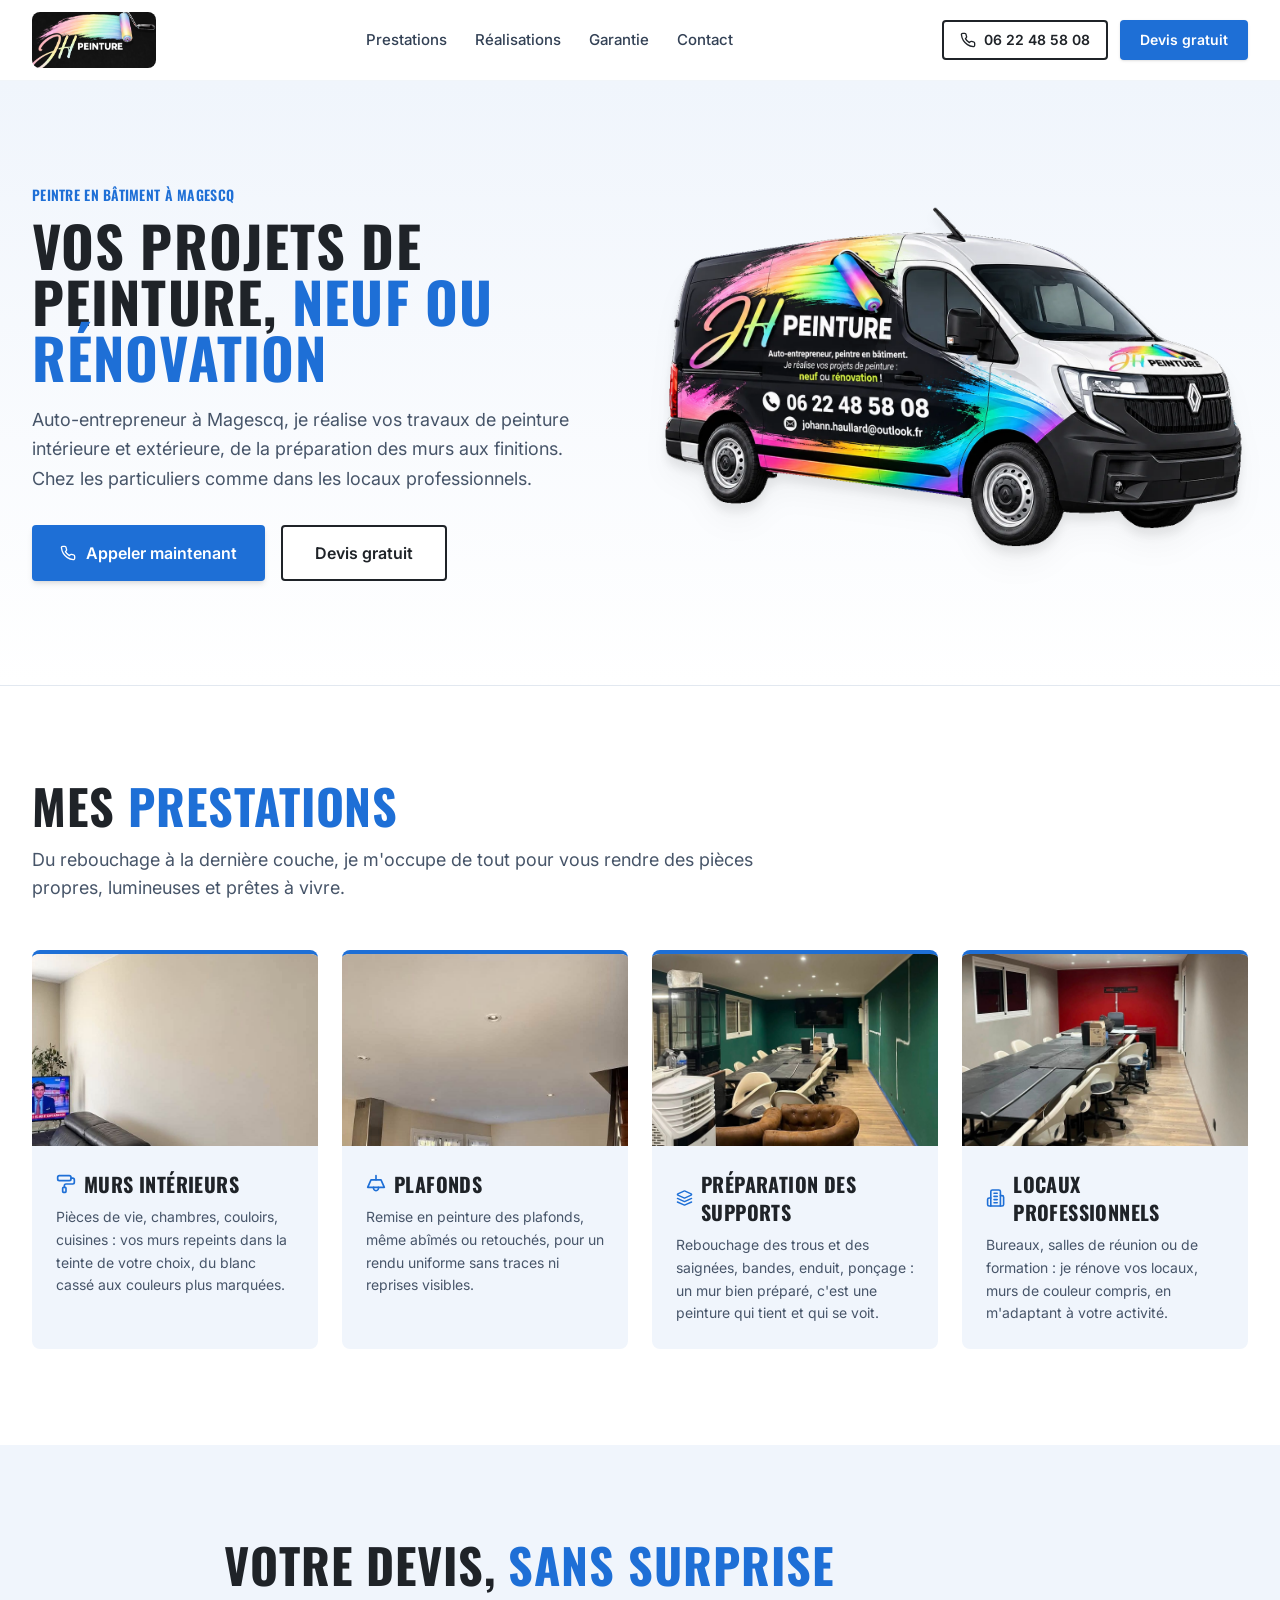
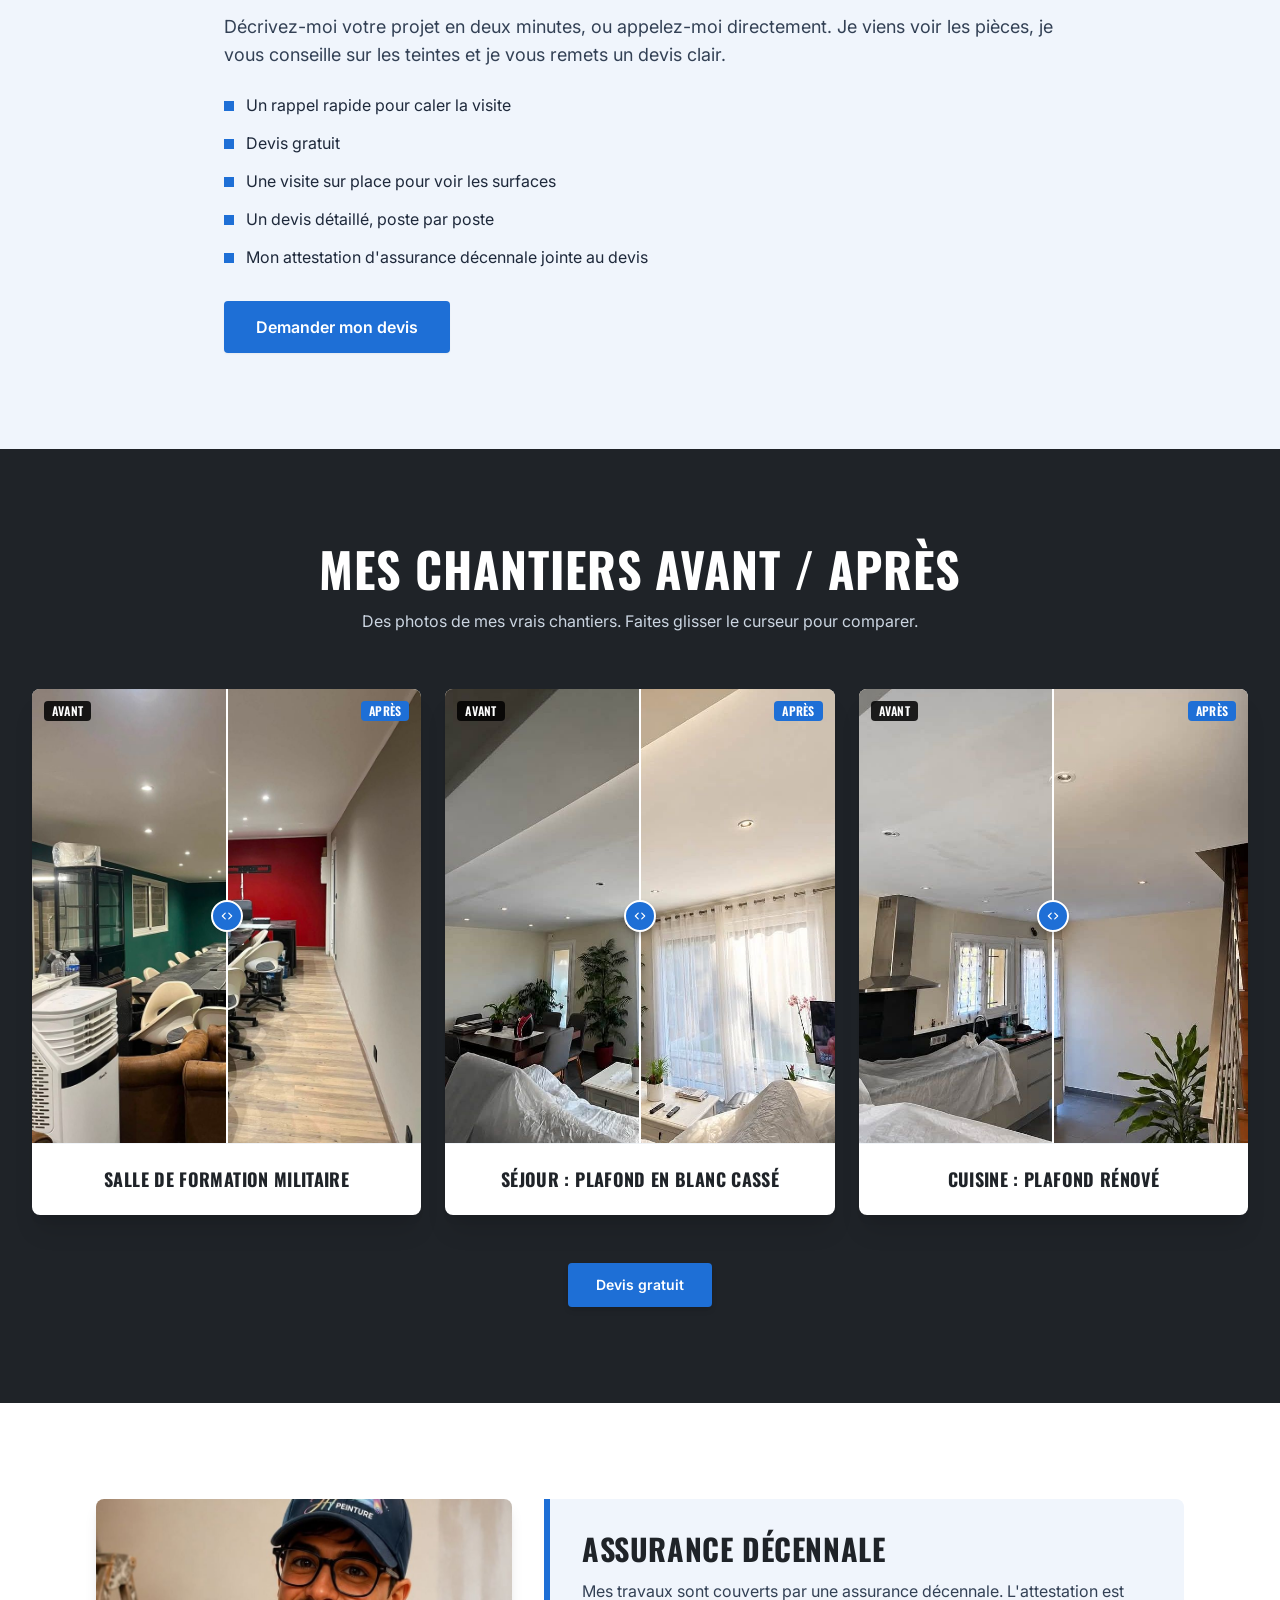
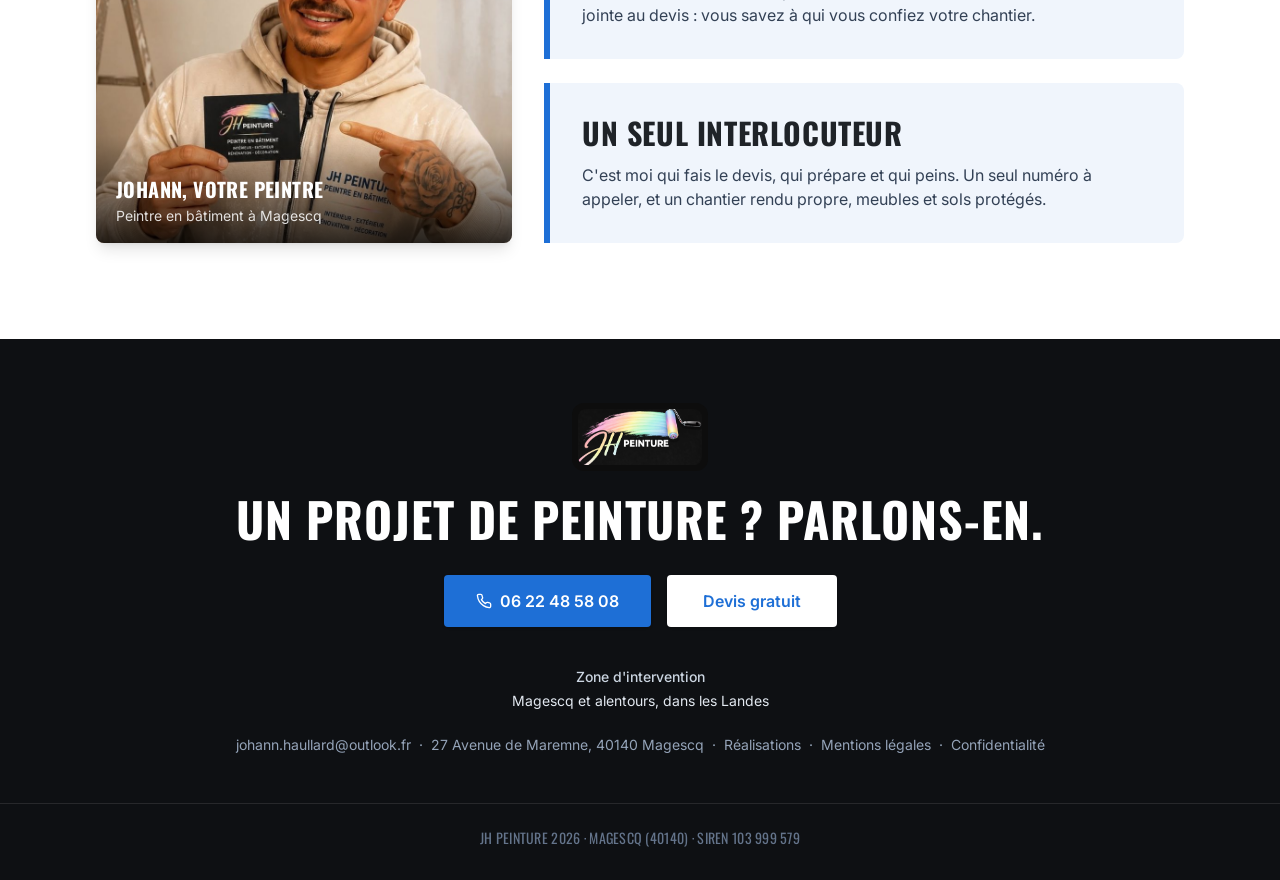
<file: index.html>
<!DOCTYPE html>
<html lang="fr">
<head>
<meta charset="utf-8"/>
<title>Redirection…</title>
<meta http-equiv="refresh" content="0; url=site-web/"/>
<link rel="canonical" href="site-web/"/>
<script>location.replace('site-web/' + location.search + location.hash);</script>
</head>
<body><a href="site-web/">Accéder au site</a></body>
</html>
</file>
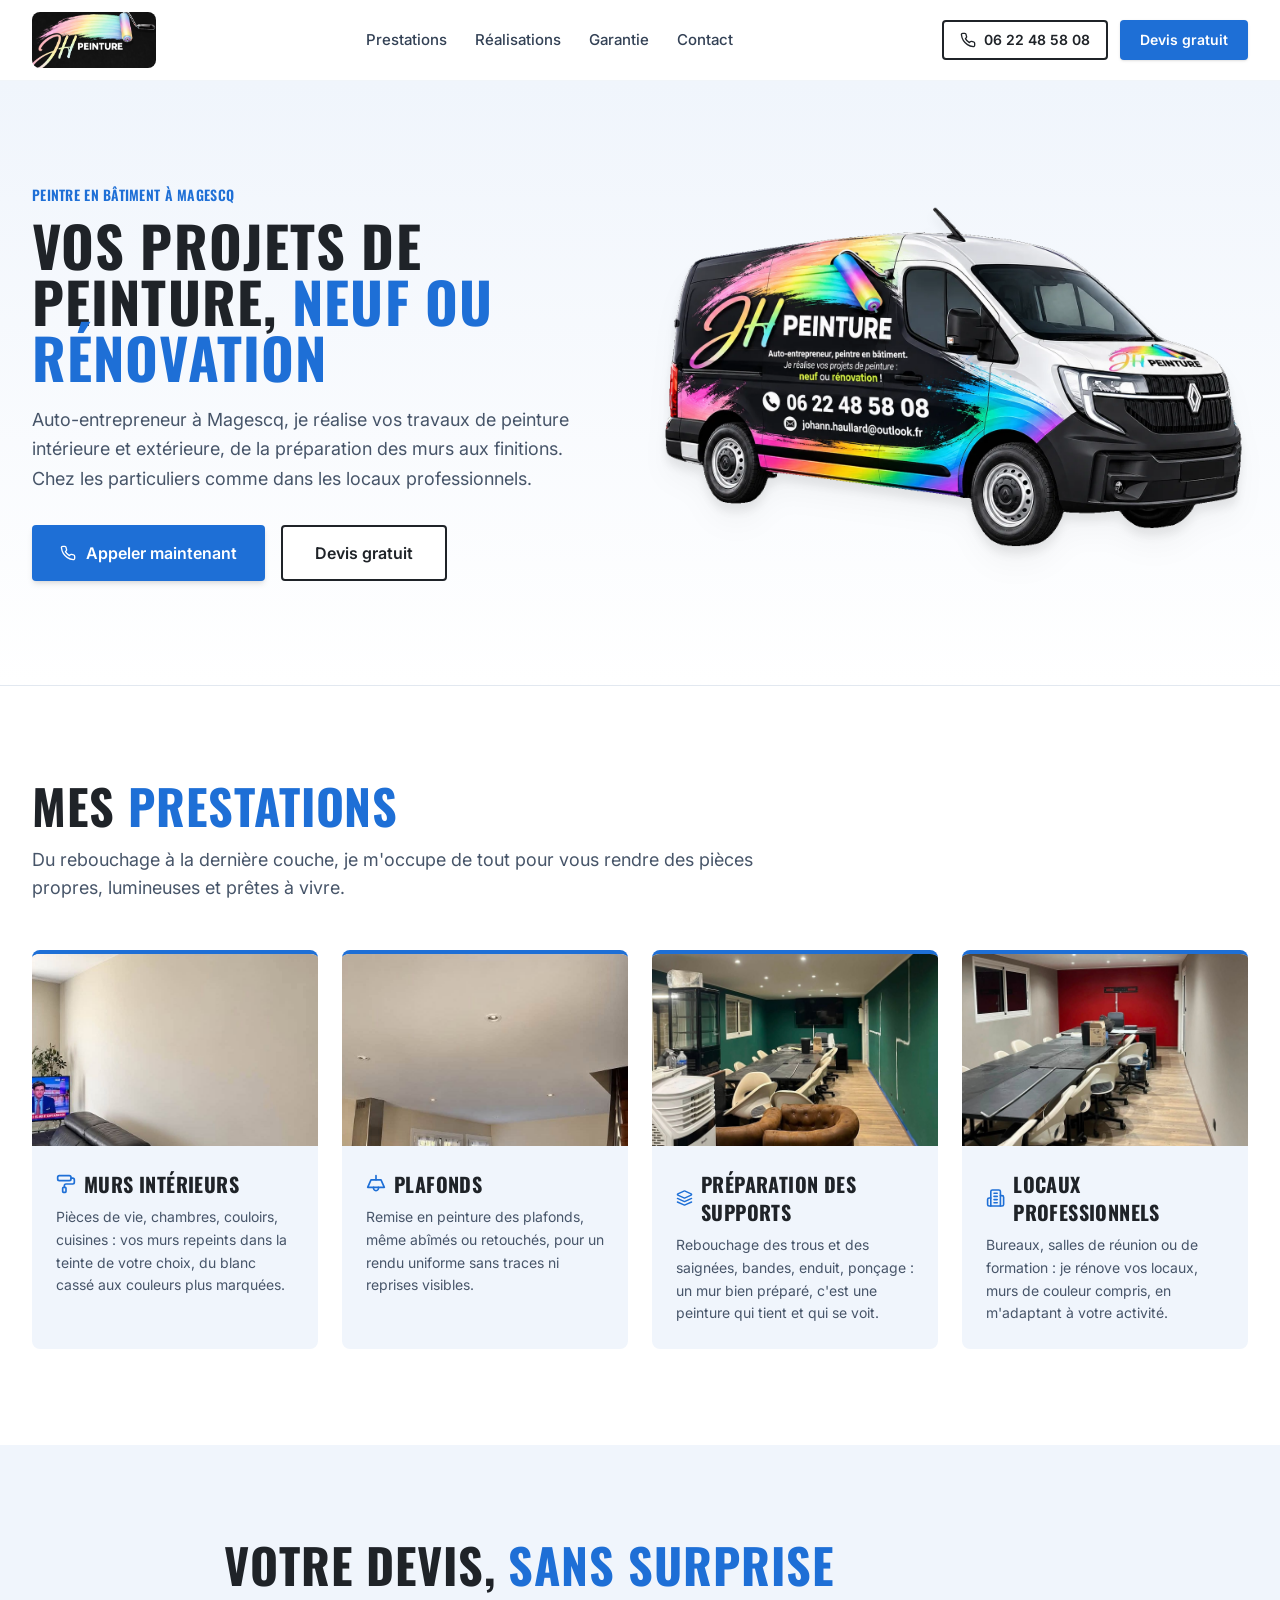
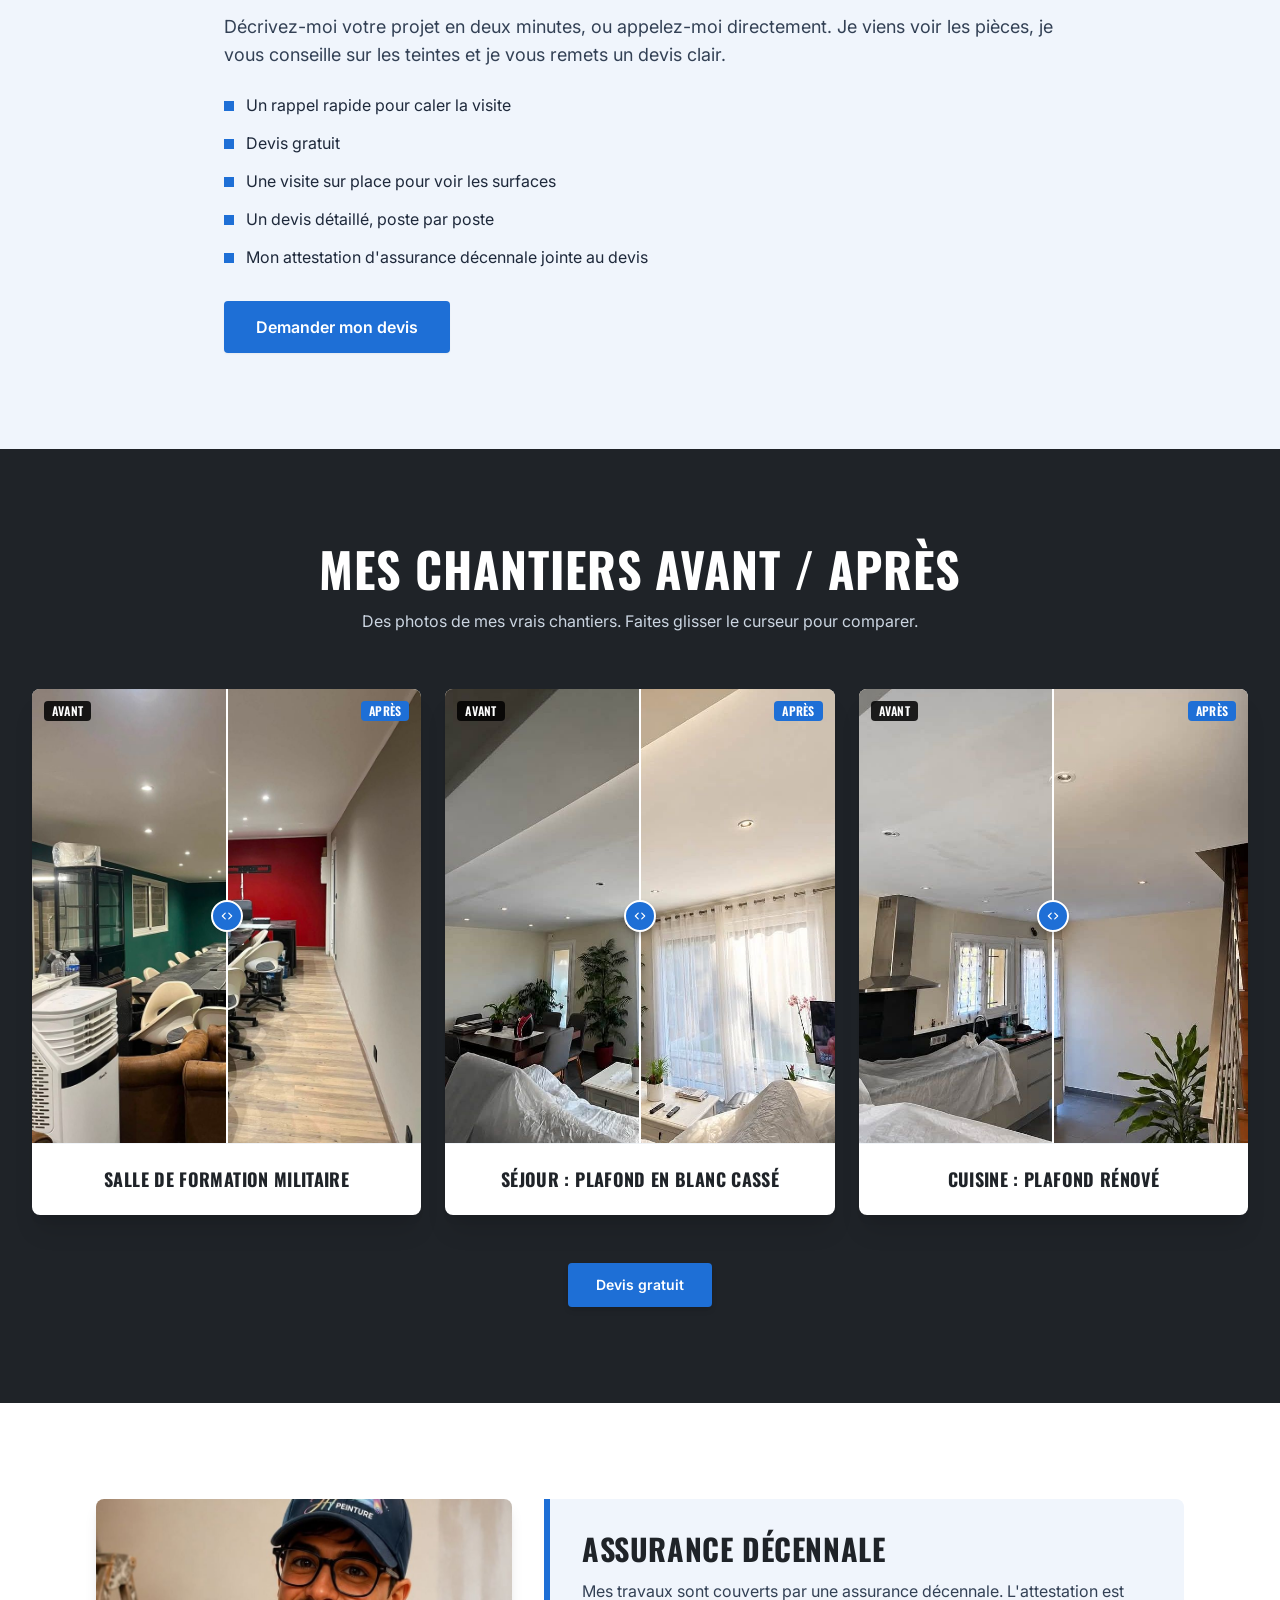
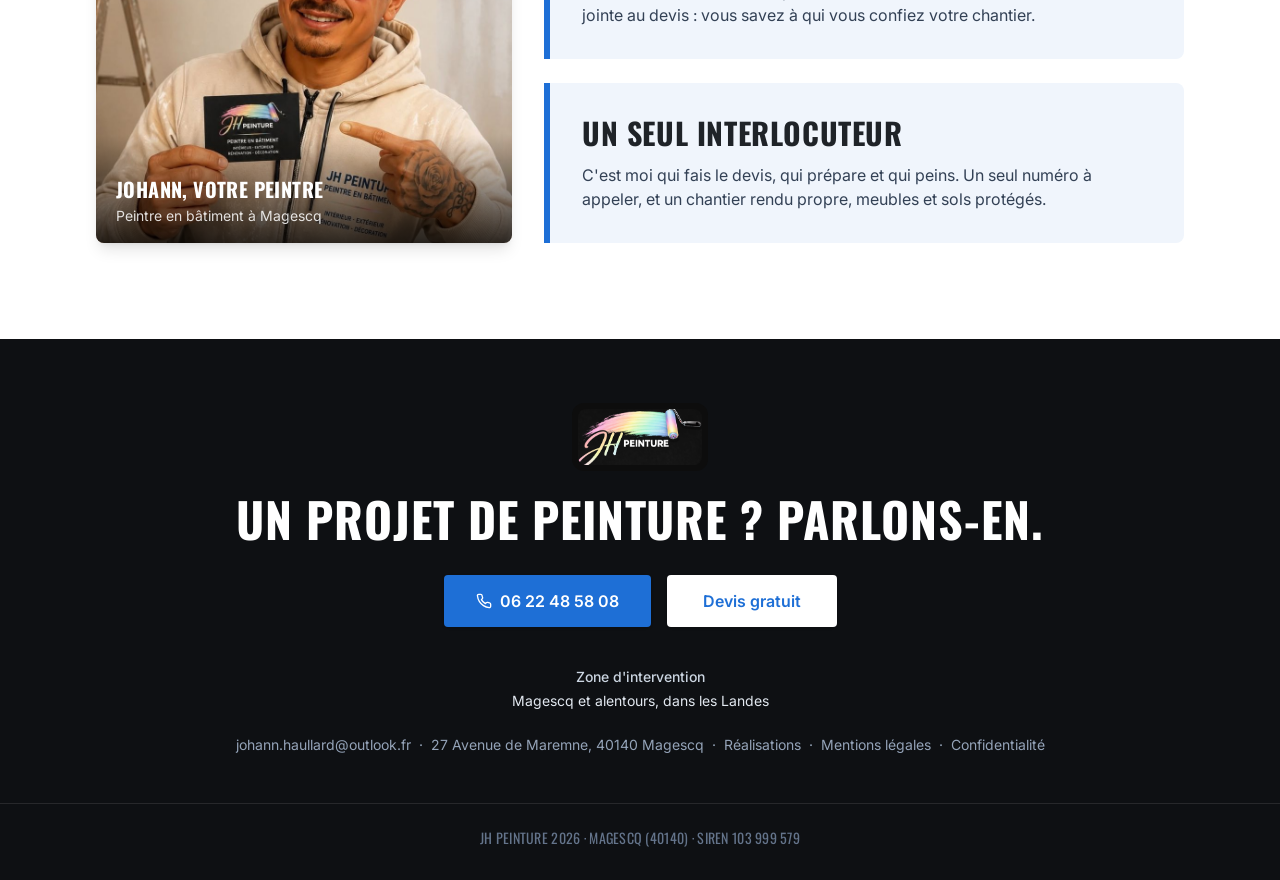
<file: site-web/index.html>
<!DOCTYPE html>
<html class="scroll-smooth" lang="fr">
<head>
<meta charset="utf-8"/>
<meta content="width=device-width, initial-scale=1.0" name="viewport"/>
<!--
  TEMPLATE SITE ARTISAN (marque blanche)
  Site JH Peinture (V1), réalisé à partir du template artisan. Voir README.md
  Couleurs et polices : css/theme.css
-->
<title>JH Peinture - Peintre en bâtiment à Magescq | Intérieur, extérieur</title>
<meta name="description" content="JH Peinture, peintre en bâtiment à Magescq (Landes) : intérieur, extérieur, rénovation et décoration, en neuf ou en rénovation. Devis gratuit : 06 22 48 58 08."/>
<link href="css/theme.css" rel="stylesheet"/>
<link href="css/style.css" rel="stylesheet"/>
<link href="images/favicon.png" rel="icon" type="image/png"/>
<link href="https://fonts.googleapis.com" rel="preconnect"/>
<link crossorigin="" href="https://fonts.gstatic.com" rel="preconnect"/>
<link href="https://fonts.googleapis.com/css2?family=Inter:wght@400;500;600;700&family=Oswald:wght@500;600;700&display=swap" rel="stylesheet"/>
<script src="js/lucide.min.js"></script>
<style>
  .font-condensed { font-family: var(--font-title); text-transform: uppercase; letter-spacing: 0.02em; }
  body { font-family: var(--font-body); color: #334155; }

  /* Avant / après */
  .slider-container { position: relative; overflow: hidden; user-select: none; }
  .slider-img { display: block; width: 100%; height: 100%; object-fit: cover; pointer-events: none; }
  .slider-overlay { position: absolute; top: 0; left: 0; bottom: 0; width: 50%; overflow: hidden; }
  .slider-overlay > * { position: absolute; top: 0; left: 0; height: 100%; max-width: none; pointer-events: none; }
  .slider-handle { position: absolute; top: 0; bottom: 0; left: 50%; width: 2px; background: #fff; transform: translateX(-50%); pointer-events: none; }
  .slider-button { position: absolute; top: 50%; left: 50%; transform: translate(-50%, -50%); width: 32px; height: 32px; border-radius: 9999px; background: rgb(var(--brand-primary)); border: 2px solid #fff; box-shadow: 0 4px 6px -1px rgba(0,0,0,.25); display: flex; align-items: center; justify-content: center; color: #fff; }

  /* Fenêtre de devis */
  .devis-opt { background: #fff; color: rgb(var(--brand-darker)); font-size: 1rem; padding: 1.15rem .5rem; transition: background-color .15s, color .15s; }
  .devis-opt:hover { background: rgb(var(--brand-soft)); }
  .devis-opt[aria-pressed="true"] { background: rgb(var(--brand-primary)); color: #fff; font-weight: 600; }
  .devis-opt:focus-visible, .devis-btn:focus-visible { outline: 3px solid rgb(var(--brand-dark)); outline-offset: -3px; }
  .devis-input { width: 100%; border: 0; background: #fff; padding: 1.05rem 1.1rem; font-size: 1rem; color: rgb(var(--brand-darker)); }
  .devis-input::placeholder { color: #6B7280; }
  .devis-input:focus { outline: none; box-shadow: inset 0 0 0 2px rgb(var(--brand-primary)); }
  .devis-input[aria-invalid="true"] { box-shadow: inset 0 0 0 2px #DC2626; background: #FEF2F2; }
  #devis-modal.is-open { display: flex; }
  #mobile-menu.is-open { display: block; }

  /* Bandeau cookies */
  .cookie-banner { position: fixed; left: 16px; right: 16px; bottom: 16px; z-index: 90; max-width: 560px; margin: 0 auto; background: #fff; color: rgb(var(--brand-darker)); border-radius: 8px; box-shadow: 0 10px 30px rgba(0,0,0,.25); padding: 16px 18px; font-size: .9rem; line-height: 1.45; }
  .cookie-banner[hidden] { display: none; }
  .cookie-actions { display: flex; gap: 10px; margin-top: 12px; }
  .cookie-actions button { flex: 1; padding: 10px; font-weight: 600; border-radius: 4px; background: rgb(var(--brand-dark)); color: #fff; }
  .cookie-actions button:hover { background: rgb(var(--brand-darker)); }

  /* Note Google et avis */
  .stars { color: #F5B301; letter-spacing: .08em; }
  .rating-badge { display: inline-flex; align-items: center; gap: .6rem; background: #fff; border: 1px solid #E2E8F0; border-radius: 9999px; padding: .45rem 1rem; font-size: .9rem; color: rgb(var(--brand-darker)); box-shadow: 0 1px 2px rgba(0,0,0,.05); text-decoration: none; }
  .rating-badge:hover { border-color: rgb(var(--brand-primary)); }
  .review { background: #fff; border-radius: 8px; border-top: 4px solid rgb(var(--brand-primary)); padding: 1.5rem; margin: 0; display: flex; flex-direction: column; gap: .75rem; box-shadow: 0 1px 3px rgba(0,0,0,.06); }
  .review p { color: #334155; font-size: .95rem; line-height: 1.6; margin: 0; flex: 1; }
  .review footer { font-size: .85rem; font-weight: 600; color: rgb(var(--brand-dark)); }

  .aspect-\[4\/3\] { aspect-ratio: 4 / 3; }
  .selection\:bg-brand-primary ::selection, .selection\:bg-brand-primary::selection { background: rgb(var(--brand-primary)); color: #fff; }
  .hover\:text-brand-light:hover { color: rgb(var(--brand-light)); }
  .logo-img { height: 56px; width: auto; }
  .logo-img { border-radius: 8px; }
  .logo-card { background: #0d0d0d; border-radius: 12px; padding: 6px; display: inline-block; }
  @media (min-width: 768px) { .md\:grid-cols-3 { grid-template-columns: repeat(3, minmax(0, 1fr)); } }
</style>
</head>
<body class="bg-white text-slate-800 antialiased selection:bg-brand-primary selection:text-white">

<!-- ================= EN-TÊTE ================= -->
<header class="w-full bg-white border-b border-slate-100 sticky top-0 z-50">
  <div class="max-w-7xl mx-auto px-4 sm:px-6 lg:px-8 h-20 flex items-center justify-between gap-4">
    <a aria-label="JH Peinture, accueil" class="flex items-center shrink-0" href="#">
      <img alt="JH Peinture" class="logo-img" height="168" width="373" src="images/logo.png"/>
    </a>

    <nav class="hidden lg:flex items-center gap-7 text-[15px] font-medium text-slate-700">
      <a class="hover:text-brand-primary transition-colors" href="#prestations">Prestations</a>
      <a class="hover:text-brand-primary transition-colors" href="#realisations">Réalisations</a>
      <a class="hover:text-brand-primary transition-colors" href="#garantie">Garantie</a>
      <a class="hover:text-brand-primary transition-colors" href="#contact">Contact</a>
    </nav>

    <div class="flex items-center gap-3">
      <a class="hidden sm:inline-flex items-center gap-2 border-2 border-brand-dark px-4 py-2 rounded text-brand-dark font-semibold text-sm hover:bg-brand-dark hover:text-white transition" href="tel:0622485808">
        <i class="w-4 h-4" data-lucide="phone"></i><span>06 22 48 58 08</span>
      </a>
      <a class="inline-flex items-center whitespace-nowrap bg-brand-primary hover:bg-brand-primaryHover text-white font-semibold text-sm px-4 sm:px-5 py-2.5 rounded shadow transition active:scale-95" data-open-devis href="#devis">Devis gratuit</a>
      <button aria-controls="mobile-menu" aria-expanded="false" aria-label="Menu" class="lg:hidden p-2 -mr-2 text-brand-dark" id="menu-toggle" type="button">
        <i class="w-6 h-6" data-lucide="menu"></i>
      </button>
    </div>
  </div>
  <!-- Menu mobile -->
  <nav class="hidden lg:hidden border-t border-slate-100 bg-white" id="mobile-menu">
    <div class="px-4 py-3 flex flex-col text-base font-medium text-slate-700">
      <a class="py-2.5" href="#prestations">Prestations</a>
      <a class="py-2.5" href="#realisations">Réalisations</a>
      <a class="py-2.5" href="#garantie">Garantie</a>
      <a class="py-2.5" href="#contact">Contact</a>
      <a class="py-2.5 font-semibold text-brand-primary" href="tel:0622485808">Appeler le 06 22 48 58 08</a>
    </div>
  </nav>
</header>

<!-- ================= HERO ================= -->
<section class="relative bg-gradient-to-b from-brand-light to-white py-14 md:py-20 overflow-hidden border-b border-slate-200">
  <div class="max-w-7xl mx-auto px-4 sm:px-6 lg:px-8 grid grid-cols-1 lg:grid-cols-12 gap-10 lg:gap-8 items-center">
    <div class="lg:col-span-6">
      <p class="font-condensed text-sm font-semibold tracking-[0.2em] text-brand-primary mb-3">Peintre en bâtiment à Magescq</p>
      <h1 class="font-condensed text-4xl sm:text-5xl lg:text-[3.5rem] font-bold tracking-tight text-brand-dark leading-[1.08] mb-5">
        Vos projets de peinture, <span class="text-brand-primary">neuf ou rénovation</span>
      </h1>
      <p class="text-lg text-slate-600 leading-relaxed mb-8 max-w-xl">
        Auto-entrepreneur à Magescq, je réalise vos travaux de peinture intérieure et extérieure, de la préparation des murs aux finitions. Chez les particuliers comme dans les locaux professionnels.
      </p>
      <div class="flex flex-wrap gap-4">
        <a class="w-full sm:w-auto inline-flex items-center justify-center gap-2.5 bg-brand-primary hover:bg-brand-primaryHover text-white font-semibold px-7 py-3.5 rounded shadow-md transition active:scale-95" href="tel:0622485808">
          <i class="w-4 h-4" data-lucide="phone"></i><span>Appeler maintenant</span>
        </a>
        <a class="w-full sm:w-auto inline-flex items-center justify-center border-2 border-brand-dark bg-white hover:bg-slate-50 text-brand-dark font-semibold px-8 py-3.5 rounded transition" data-open-devis href="#devis">Devis gratuit</a>
      </div>
    </div>
    <div class="lg:col-span-6 flex justify-center lg:justify-end">
      <figure class="relative w-full max-w-[680px] drop-shadow-xl">
        <img alt="Véhicule JH Peinture" class="w-full h-auto rounded-lg" height="1086" width="1448" src="images/hero.webp?v=3"/>
      </figure>
    </div>
  </div>
</section>

<!-- ================= PRESTATIONS ================= -->
<!-- Icônes : noms Lucide (https://lucide.dev/icons), ex. house, droplets, sparkles, paint-roller, hammer, wrench, zap, flame -->
<section class="py-16 md:py-24 bg-white" id="prestations">
  <div class="max-w-7xl mx-auto px-4 sm:px-6 lg:px-8">
    <div class="max-w-3xl mb-12">
      <h2 class="font-condensed text-3xl sm:text-4xl md:text-5xl font-bold text-brand-dark mb-4">Mes <span class="text-brand-primary">prestations</span></h2>
      <p class="text-slate-600 text-base sm:text-lg leading-relaxed">Du rebouchage à la dernière couche, je m'occupe de tout pour vous rendre des pièces propres, lumineuses et prêtes à vivre.</p>
    </div>
    <div class="grid grid-cols-1 sm:grid-cols-2 lg:grid-cols-4 gap-6">
      <article class="bg-brand-light rounded-lg overflow-hidden border-t-4 border-brand-primary flex flex-col">
        <img alt="Murs intérieurs" class="w-full h-48 object-cover" loading="lazy" src="images/prestation-1.jpg"/>
        <div class="p-6">
          <h3 class="font-condensed text-xl font-bold text-brand-dark mb-2 flex items-center gap-2"><i class="w-5 h-5 text-brand-primary" data-lucide="paint-roller"></i>Murs intérieurs</h3>
          <p class="text-slate-600 text-sm leading-relaxed">Pièces de vie, chambres, couloirs, cuisines : vos murs repeints dans la teinte de votre choix, du blanc cassé aux couleurs plus marquées.</p>
        </div>
      </article>
      <article class="bg-brand-light rounded-lg overflow-hidden border-t-4 border-brand-primary flex flex-col">
        <img alt="Plafonds" class="w-full h-48 object-cover" loading="lazy" src="images/prestation-2.jpg"/>
        <div class="p-6">
          <h3 class="font-condensed text-xl font-bold text-brand-dark mb-2 flex items-center gap-2"><i class="w-5 h-5 text-brand-primary" data-lucide="lamp-ceiling"></i>Plafonds</h3>
          <p class="text-slate-600 text-sm leading-relaxed">Remise en peinture des plafonds, même abîmés ou retouchés, pour un rendu uniforme sans traces ni reprises visibles.</p>
        </div>
      </article>
      <article class="bg-brand-light rounded-lg overflow-hidden border-t-4 border-brand-primary flex flex-col">
        <img alt="Préparation des supports" class="w-full h-48 object-cover" loading="lazy" src="images/prestation-3.jpg"/>
        <div class="p-6">
          <h3 class="font-condensed text-xl font-bold text-brand-dark mb-2 flex items-center gap-2"><i class="w-5 h-5 text-brand-primary" data-lucide="layers"></i>Préparation des supports</h3>
          <p class="text-slate-600 text-sm leading-relaxed">Rebouchage des trous et des saignées, bandes, enduit, ponçage : un mur bien préparé, c'est une peinture qui tient et qui se voit.</p>
        </div>
      </article>
      <article class="bg-brand-light rounded-lg overflow-hidden border-t-4 border-brand-primary flex flex-col">
        <img alt="Locaux professionnels" class="w-full h-48 object-cover" loading="lazy" src="images/prestation-4.jpg"/>
        <div class="p-6">
          <h3 class="font-condensed text-xl font-bold text-brand-dark mb-2 flex items-center gap-2"><i class="w-5 h-5 text-brand-primary" data-lucide="building-2"></i>Locaux professionnels</h3>
          <p class="text-slate-600 text-sm leading-relaxed">Bureaux, salles de réunion ou de formation : je rénove vos locaux, murs de couleur compris, en m'adaptant à votre activité.</p>
        </div>
      </article>
    </div>
  </div>
</section>

<!-- ================= DEVIS ================= -->
<section class="py-16 md:py-24 bg-brand-light" id="devis">
  <div class="max-w-4xl mx-auto px-4 sm:px-6 lg:px-8">
    <h2 class="font-condensed text-3xl sm:text-4xl md:text-5xl font-bold text-brand-dark mb-6">Votre devis, <span class="text-brand-primary">sans surprise</span></h2>
    <p class="text-base sm:text-lg text-slate-700 leading-relaxed mb-6">Décrivez-moi votre projet en deux minutes, ou appelez-moi directement. Je viens voir les pièces, je vous conseille sur les teintes et je vous remets un devis clair.</p>
    <ul class="space-y-3.5 mb-8 text-base text-slate-800">
      <li class="flex items-start gap-3"><span class="w-2.5 h-2.5 bg-brand-primary mt-2 shrink-0"></span><span>Un rappel rapide pour caler la visite</span></li>
      <li class="flex items-start gap-3"><span class="w-2.5 h-2.5 bg-brand-primary mt-2 shrink-0"></span><span>Devis gratuit</span></li>
      <li class="flex items-start gap-3"><span class="w-2.5 h-2.5 bg-brand-primary mt-2 shrink-0"></span><span>Une visite sur place pour voir les surfaces</span></li>
      <li class="flex items-start gap-3"><span class="w-2.5 h-2.5 bg-brand-primary mt-2 shrink-0"></span><span>Un devis détaillé, poste par poste</span></li>
      <li class="flex items-start gap-3"><span class="w-2.5 h-2.5 bg-brand-primary mt-2 shrink-0"></span><span>Mon attestation d'assurance décennale jointe au devis</span></li>
    </ul>
    <a class="inline-block bg-brand-primary hover:bg-brand-primaryHover text-white font-semibold text-base px-8 py-3.5 rounded shadow-sm transition active:scale-95" data-open-devis href="#devis">Demander mon devis</a>
  </div>
</section>

<!-- ================= RÉALISATIONS (AVANT / APRÈS) ================= -->
<section class="bg-brand-dark py-16 md:py-24 text-white" id="realisations">
  <div class="max-w-7xl mx-auto px-4 sm:px-6 lg:px-8">
    <div class="text-center max-w-3xl mx-auto mb-14">
      <h2 class="font-condensed text-3xl sm:text-4xl md:text-5xl font-bold mb-4">Mes chantiers avant / après</h2>
      <p class="text-slate-300 text-sm sm:text-base leading-relaxed">Des photos de mes vrais chantiers. Faites glisser le curseur pour comparer.</p>
    </div>
    <div class="grid grid-cols-1 md:grid-cols-3 gap-6 mb-12">
      <div class="bg-white rounded-lg overflow-hidden shadow-xl flex flex-col">
        <div class="relative w-full slider-container cursor-ew-resize" style="aspect-ratio: 6 / 7">
          <span class="absolute top-3 left-3 z-20 bg-black/85 text-white font-condensed text-xs tracking-wider px-2 py-0.5 rounded font-semibold">Avant</span>
          <span class="absolute top-3 right-3 z-20 bg-brand-primary text-white font-condensed text-xs tracking-wider px-2 py-0.5 rounded font-semibold">Après</span>
          <img alt="Salle de formation militaire, après" class="slider-img" loading="lazy" src="images/apres-1.jpg"/>
          <div class="slider-overlay"><img alt="Salle de formation militaire, avant" class="slider-img" loading="lazy" src="images/avant-1.jpg"/></div>
          <div class="slider-handle"><div class="slider-button"><i class="w-3.5 h-3.5" data-lucide="chevrons-left-right"></i></div></div>
        </div>
        <div class="p-4 text-center border-t border-slate-100 min-h-[72px] flex items-center justify-center">
          <h3 class="font-condensed font-bold text-brand-dark text-lg leading-tight">Salle de formation militaire</h3>
        </div>
      </div>
      <div class="bg-white rounded-lg overflow-hidden shadow-xl flex flex-col">
        <div class="relative w-full slider-container cursor-ew-resize" style="aspect-ratio: 6 / 7">
          <span class="absolute top-3 left-3 z-20 bg-black/85 text-white font-condensed text-xs tracking-wider px-2 py-0.5 rounded font-semibold">Avant</span>
          <span class="absolute top-3 right-3 z-20 bg-brand-primary text-white font-condensed text-xs tracking-wider px-2 py-0.5 rounded font-semibold">Après</span>
          <img alt="Séjour : plafond en blanc cassé, après" class="slider-img" loading="lazy" src="images/apres-2.jpg"/>
          <div class="slider-overlay"><img alt="Séjour : plafond en blanc cassé, avant" class="slider-img" loading="lazy" src="images/avant-2.jpg"/></div>
          <div class="slider-handle"><div class="slider-button"><i class="w-3.5 h-3.5" data-lucide="chevrons-left-right"></i></div></div>
        </div>
        <div class="p-4 text-center border-t border-slate-100 min-h-[72px] flex items-center justify-center">
          <h3 class="font-condensed font-bold text-brand-dark text-lg leading-tight">Séjour : plafond en blanc cassé</h3>
        </div>
      </div>
      <div class="bg-white rounded-lg overflow-hidden shadow-xl flex flex-col">
        <div class="relative w-full slider-container cursor-ew-resize" style="aspect-ratio: 6 / 7">
          <span class="absolute top-3 left-3 z-20 bg-black/85 text-white font-condensed text-xs tracking-wider px-2 py-0.5 rounded font-semibold">Avant</span>
          <span class="absolute top-3 right-3 z-20 bg-brand-primary text-white font-condensed text-xs tracking-wider px-2 py-0.5 rounded font-semibold">Après</span>
          <img alt="Cuisine : plafond rénové, après" class="slider-img" loading="lazy" src="images/apres-3.jpg"/>
          <div class="slider-overlay"><img alt="Cuisine : plafond rénové, avant" class="slider-img" loading="lazy" src="images/avant-3.jpg"/></div>
          <div class="slider-handle"><div class="slider-button"><i class="w-3.5 h-3.5" data-lucide="chevrons-left-right"></i></div></div>
        </div>
        <div class="p-4 text-center border-t border-slate-100 min-h-[72px] flex items-center justify-center">
          <h3 class="font-condensed font-bold text-brand-dark text-lg leading-tight">Cuisine : plafond rénové</h3>
        </div>
      </div>
    </div>

    <div class="flex justify-center">
      <a class="px-7 py-3 rounded bg-brand-primary hover:bg-brand-primaryHover text-white font-semibold text-sm shadow-md transition active:scale-95" data-open-devis href="#devis">Devis gratuit</a>
    </div>
  </div>
</section>

<!-- ================= GARANTIE ================= -->
<section class="py-16 md:py-24 bg-white" id="garantie">
  <div class="max-w-6xl mx-auto px-4 sm:px-6 lg:px-8 grid grid-cols-1 md:grid-cols-5 gap-8 items-stretch">
    <figure class="md:col-span-2 relative rounded-lg overflow-hidden shadow-lg min-h-[340px]">
      <img alt="Johann, de JH Peinture" class="absolute inset-0 w-full h-full object-cover" loading="lazy" src="images/equipe.jpg"/>
      <figcaption class="absolute inset-x-0 bottom-0 bg-gradient-to-t from-black/80 to-transparent text-white px-5 pt-10 pb-4">
        <span class="font-condensed text-xl font-bold block">Johann, votre peintre</span>
        <span class="text-sm text-white/85">Peintre en bâtiment à Magescq</span>
      </figcaption>
    </figure>
    <div class="md:col-span-3 flex flex-col gap-6">
      <div class="bg-brand-light rounded-r-lg p-8 border-l-[6px] border-brand-primary flex-1">
        <h3 class="font-condensed font-bold text-2xl sm:text-3xl text-brand-dark mb-3">Assurance décennale</h3>
        <p class="text-slate-700 leading-relaxed text-sm sm:text-base">Mes travaux sont couverts par une assurance décennale. L'attestation est jointe au devis : vous savez à qui vous confiez votre chantier.</p>
      </div>
      <div class="bg-brand-light rounded-r-lg p-8 border-l-[6px] border-brand-primary flex-1">
        <h3 class="font-condensed font-bold text-2xl sm:text-3xl text-brand-dark mb-3">Un seul interlocuteur</h3>
        <p class="text-slate-700 leading-relaxed text-sm sm:text-base">C'est moi qui fais le devis, qui prépare et qui peins. Un seul numéro à appeler, et un chantier rendu propre, meubles et sols protégés.</p>
      </div>
    </div>
  </div>
</section>

<!-- ================= PIED DE PAGE ================= -->
<footer class="bg-brand-darker text-white pt-16 pb-8" id="contact">
  <div class="max-w-5xl mx-auto px-4 sm:px-6 lg:px-8 flex flex-col items-center text-center">
    <div class="logo-card mb-6">
      <img alt="JH Peinture" class="logo-img" height="168" width="373" src="images/logo.png"/>
    </div>
    <h2 class="font-condensed text-3xl sm:text-4xl md:text-5xl font-bold mb-8">Un projet de peinture ? Parlons-en.</h2>
    <div class="flex flex-wrap items-center justify-center gap-4 mb-10 w-full sm:w-auto">
      <a class="w-full sm:w-auto inline-flex items-center justify-center gap-2 bg-brand-primary hover:bg-brand-primaryHover text-white font-semibold text-base px-8 py-3.5 rounded shadow transition active:scale-95" href="tel:0622485808">
        <i class="w-4 h-4" data-lucide="phone"></i><span>06 22 48 58 08</span>
      </a>
      <a class="w-full sm:w-auto inline-flex items-center justify-center bg-white hover:bg-slate-100 text-brand-primary font-semibold text-base px-9 py-3.5 rounded shadow transition" data-open-devis href="#devis">Devis gratuit</a>
    </div>
    <p class="text-slate-300 text-sm font-medium mb-1" id="zones">Zone d'intervention</p>
    <p class="text-slate-200 text-sm mb-6 max-w-2xl">Magescq et alentours, dans les Landes</p>
    <div class="text-slate-400 text-xs sm:text-sm flex flex-wrap items-center justify-center gap-2 mb-12">
      <a class="hover:underline" href="mailto:johann.haullard@outlook.fr">johann.haullard@outlook.fr</a>
      <span>·</span><span>27 Avenue de Maremne, 40140 Magescq</span>
      <span>·</span><a class="hover:underline" href="#realisations">Réalisations</a>
      <span>·</span><a class="hover:underline" href="mentions-legales.html">Mentions légales</a>
      <span>·</span><a class="hover:underline" href="confidentialite.html">Confidentialité</a>
      <span>·</span><button class="hover:underline" data-cookie-settings type="button">Gérer les cookies</button>
    </div>
  </div>
  <div class="border-t border-white/10 pt-6">
    <p class="text-center font-condensed text-xs sm:text-sm tracking-wider text-slate-500">JH Peinture 2026 · Magescq (40140) · SIREN 103 999 579</p>
  </div>
</footer>

<!-- ================= FENÊTRE DE DEVIS ================= -->
<div aria-labelledby="devis-title" aria-modal="true" class="fixed inset-0 z-[100] hidden items-start sm:items-center justify-center overflow-y-auto px-4 py-8" id="devis-modal" role="dialog">
  <div class="fixed inset-0 bg-slate-900/60" data-close-devis></div>
  <div class="relative w-full max-w-xl">
    <div class="bg-[#F2F2F2] rounded-md overflow-hidden shadow-2xl">
      <div class="bg-brand-darker px-6 sm:px-8 py-5 flex items-center justify-between">
        <h2 class="font-condensed text-2xl sm:text-3xl font-bold text-white" id="devis-title">Votre projet</h2>
        <button aria-label="Fermer" class="devis-btn text-white/90 hover:text-white p-1 -mr-1 rounded" data-close-devis type="button"><i class="w-7 h-7" data-lucide="x"></i></button>
      </div>
      <form class="px-6 sm:px-8 py-7" id="devis-form" novalidate>
        <input aria-hidden="true" autocomplete="off" class="hidden" name="site_web" tabindex="-1" type="text"/>
        <!-- Étape 1 -->
        <div data-step="1">
          <fieldset class="mb-6">
            <legend class="text-lg font-bold text-slate-900 mb-3">Quel type de bien souhaitez-vous faire peindre ?</legend>
            <div class="grid grid-cols-2 gap-px bg-slate-300 border border-slate-300">
              <button aria-pressed="false" class="devis-opt" data-group="bien" data-value="Maison" type="button">Maison</button>
              <button aria-pressed="false" class="devis-opt" data-group="bien" data-value="Local pro" type="button">Local pro</button>
            </div>
          </fieldset>
          <fieldset class="mb-8">
            <legend class="text-lg font-bold text-slate-900 mb-3">Que voulez-vous faire peindre ?</legend>
            <div class="gap-px bg-slate-300 border border-slate-300" style="display:grid;grid-template-columns:repeat(3,minmax(0,1fr))">
              <button aria-pressed="false" class="devis-opt" data-group="travaux" data-value="Extérieur" type="button">Extérieur</button>
              <button aria-pressed="false" class="devis-opt" data-group="travaux" data-value="Intérieur" type="button">Intérieur</button>
              <button aria-pressed="false" class="devis-opt" data-group="travaux" data-value="Intérieur et extérieur" type="button">Les deux</button>
            </div>
          </fieldset>
          <button class="devis-btn w-full py-4 text-lg font-semibold text-white bg-slate-400 cursor-not-allowed transition-colors" disabled id="devis-next" type="button">Suivant</button>
        </div>
        <!-- Étape 2 -->
        <div class="hidden" data-step="2">
          <div class="grid grid-cols-2 gap-px bg-slate-300 border border-slate-300 mb-8">
            <label class="sr-only" for="d-prenom">Prénom</label>
            <input autocomplete="given-name" class="devis-input" id="d-prenom" name="prenom" placeholder="Prénom *" required type="text"/>
            <label class="sr-only" for="d-nom">Nom</label>
            <input autocomplete="family-name" class="devis-input" id="d-nom" name="nom" placeholder="Nom *" required type="text"/>
            <label class="sr-only" for="d-email">Email</label>
            <input autocomplete="email" class="devis-input col-span-2" id="d-email" name="email" placeholder="Email *" required type="email"/>
            <label class="sr-only" for="d-tel">Téléphone</label>
            <input autocomplete="tel" class="devis-input col-span-2" id="d-tel" inputmode="tel" name="telephone" pattern="^(?:(?:\+|00)33|0)\s*[1-9](?:[\s.\-]*\d{2}){4}$" placeholder="Téléphone *" required type="tel"/>
            <label class="sr-only" for="d-cp">Code postal du chantier</label>
            <input autocomplete="postal-code" class="devis-input col-span-2" id="d-cp" inputmode="numeric" maxlength="5" name="code_postal" pattern="\d{5}" placeholder="Code postal du chantier *" required type="text"/>
          </div>
          <p class="hidden -mt-5 mb-5 text-sm font-medium text-red-600" id="devis-error" role="alert"></p>
          <div class="grid grid-cols-2 gap-px bg-slate-600">
            <button class="devis-btn py-4 text-lg font-semibold text-white bg-brand-darker hover:bg-black transition-colors" id="devis-back" type="button">Retour</button>
            <button class="devis-btn py-4 text-lg font-semibold text-white bg-brand-darker hover:bg-brand-primary transition-colors" id="devis-submit" type="submit">Envoyer</button>
          </div>
        </div>
        <!-- Étape 3 -->
        <div class="hidden text-center py-4" data-step="3">
          <div class="mx-auto mb-5 w-16 h-16 rounded-full bg-brand-primary text-white flex items-center justify-center"><i class="w-8 h-8" data-lucide="check"></i></div>
          <p class="text-xl font-bold text-slate-900 mb-2">Merci, votre demande est bien partie !</p>
          <p class="text-slate-700 mb-7">Je vous rappelle rapidement pour caler la visite. Pour une urgence, appelez directement le <a class="font-semibold text-brand-primary hover:underline whitespace-nowrap" href="tel:0622485808">06 22 48 58 08</a>.</p>
          <button class="devis-btn w-full py-4 text-lg font-semibold text-white bg-brand-darker hover:bg-black transition-colors" data-close-devis type="button">Fermer</button>
        </div>
      </form>
    </div>
    <p class="mt-5 text-center text-sm font-medium leading-relaxed text-white">
      En envoyant ce formulaire, vous acceptez d'être recontacté par téléphone, par SMS ou par email au sujet de votre projet. Vos données ne sont ni revendues ni transmises à des tiers à des fins commerciales, et vous pouvez demander leur suppression à tout moment. <a class="underline hover:text-brand-light" href="confidentialite.html">Politique de confidentialité</a>.
    </p>
  </div>
</div>

<!-- ================= RÉGLAGES TECHNIQUES ================= -->
<script>
  window.SITE = {
    nom: 'JH Peinture',
    telephone: '06 22 48 58 08',
    // Clé Web3Forms (https://web3forms.com) liée à l'email de l'entreprise. Vide = formulaire désactivé.
    web3formsKey: '',
    // Identifiant du pixel Meta. Vide = pas de pixel ni de bandeau cookies.
    pixelId: ''
  };
</script>

<!-- ================= SCRIPTS ================= -->
<script>
  if (window.lucide) lucide.createIcons();

  // Menu mobile
  (() => {
    const btn = document.getElementById('menu-toggle');
    const menu = document.getElementById('mobile-menu');
    btn.addEventListener('click', () => {
      const open = menu.classList.toggle('is-open');
      btn.setAttribute('aria-expanded', open);
    });
    menu.querySelectorAll('a').forEach(a => a.addEventListener('click', () => {
      menu.classList.remove('is-open');
      btn.setAttribute('aria-expanded', 'false');
    }));
  })();

  // Curseurs avant / après
  document.querySelectorAll('.slider-container').forEach(slider => {
    const overlay = slider.querySelector('.slider-overlay');
    const handle = slider.querySelector('.slider-handle');
    const inner = overlay.firstElementChild;
    const matchWidth = () => { inner.style.width = slider.offsetWidth + 'px'; };
    matchWidth();
    window.addEventListener('resize', matchWidth);
    let dragging = false;
    const update = e => {
      const rect = slider.getBoundingClientRect();
      const x = (e.touches ? e.touches[0].clientX : e.clientX) - rect.left;
      const pct = Math.max(0, Math.min(100, x / rect.width * 100));
      overlay.style.width = pct + '%';
      handle.style.left = pct + '%';
    };
    slider.addEventListener('mousedown', e => { dragging = true; update(e); });
    window.addEventListener('mousemove', e => { if (dragging) update(e); });
    window.addEventListener('mouseup', () => { dragging = false; });
    slider.addEventListener('touchstart', e => { dragging = true; update(e); }, { passive: true });
    window.addEventListener('touchmove', e => { if (dragging) update(e); }, { passive: true });
    window.addEventListener('touchend', () => { dragging = false; });
  });
</script>
<script>
  // ============================================================
  // ENVOI DU FORMULAIRE via Web3Forms (https://web3forms.com)
  // Les demandes arrivent par email à l'adresse liée à la clé.
  // ============================================================
  (() => {
    const FORM_ENDPOINT = 'https://api.web3forms.com/submit';
    const { nom: NOM, telephone: TEL, web3formsKey: KEY } = window.SITE;
    const modal = document.getElementById('devis-modal');
    const form = document.getElementById('devis-form');
    const title = document.getElementById('devis-title');
    const nextBtn = document.getElementById('devis-next');
    const backBtn = document.getElementById('devis-back');
    const submitBtn = document.getElementById('devis-submit');
    const errorBox = document.getElementById('devis-error');
    const steps = form.querySelectorAll('[data-step]');
    const titles = { 1: 'Votre projet', 2: 'Vos coordonnées', 3: 'Demande envoyée' };
    const choice = { bien: '', travaux: '' };
    let lastTrigger = null, currentStep = 1;

    function showStep(n) {
      currentStep = n;
      steps.forEach(s => s.classList.toggle('hidden', s.dataset.step !== String(n)));
      title.textContent = titles[n];
      const first = form.querySelector(`[data-step="${n}"] input, [data-step="${n}"] button`);
      if (first) first.focus({ preventScroll: true });
    }
    function openModal(e) {
      if (e) e.preventDefault();
      lastTrigger = e ? e.currentTarget : null;
      if (currentStep === 3) resetForm();
      modal.classList.add('is-open');
      document.body.style.overflow = 'hidden';
      showStep(currentStep);
    }
    function closeModal() {
      modal.classList.remove('is-open');
      document.body.style.overflow = '';
      if (lastTrigger) lastTrigger.focus({ preventScroll: true });
    }
    function resetForm() {
      form.reset();
      choice.bien = choice.travaux = '';
      form.querySelectorAll('.devis-opt').forEach(b => b.setAttribute('aria-pressed', 'false'));
      form.querySelectorAll('.devis-input').forEach(i => i.removeAttribute('aria-invalid'));
      hideError(); updateNext(); currentStep = 1;
    }
    function updateNext() {
      const ready = !!(choice.bien && choice.travaux);
      nextBtn.disabled = !ready;
      nextBtn.classList.toggle('bg-slate-400', !ready);
      nextBtn.classList.toggle('cursor-not-allowed', !ready);
      nextBtn.classList.toggle('bg-brand-primary', ready);
      nextBtn.classList.toggle('hover:bg-brand-primaryHover', ready);
    }
    function showError(msg) { errorBox.textContent = msg; errorBox.classList.remove('hidden'); }
    function hideError() { errorBox.textContent = ''; errorBox.classList.add('hidden'); }

    document.querySelectorAll('[data-open-devis]').forEach(el => el.addEventListener('click', openModal));
    modal.querySelectorAll('[data-close-devis]').forEach(el => el.addEventListener('click', closeModal));
    document.addEventListener('keydown', e => { if (e.key === 'Escape' && modal.classList.contains('is-open')) closeModal(); });

    form.querySelectorAll('.devis-opt').forEach(btn => btn.addEventListener('click', () => {
      const g = btn.dataset.group;
      form.querySelectorAll(`.devis-opt[data-group="${g}"]`).forEach(b => b.setAttribute('aria-pressed', 'false'));
      btn.setAttribute('aria-pressed', 'true');
      choice[g] = btn.dataset.value;
      updateNext();
    }));
    nextBtn.addEventListener('click', () => { if (!nextBtn.disabled) showStep(2); });
    backBtn.addEventListener('click', () => { hideError(); showStep(1); });
    form.querySelectorAll('.devis-input').forEach(i => i.addEventListener('input', () => i.removeAttribute('aria-invalid')));

    form.addEventListener('submit', async e => {
      e.preventDefault();
      hideError();
      let firstInvalid = null;
      form.querySelectorAll('.devis-input').forEach(input => {
        input.value = input.value.trim();
        const ok = input.checkValidity();
        input.setAttribute('aria-invalid', ok ? 'false' : 'true');
        if (!ok && !firstInvalid) firstInvalid = input;
      });
      if (firstInvalid) {
        const msgs = {
          'd-email': 'Vérifiez votre adresse email.',
          'd-tel': 'Vérifiez votre numéro de téléphone (ex : 06 12 34 56 78).',
          'd-cp': 'Le code postal doit contenir 5 chiffres.'
        };
        showError(firstInvalid.value ? (msgs[firstInvalid.id] || 'Merci de compléter ce champ.') : 'Merci de remplir tous les champs obligatoires.');
        firstInvalid.focus();
        return;
      }
      if (form.site_web.value) { showStep(3); return; }

      const data = {
        access_key: KEY,
        subject: `Demande de devis – ${form.prenom.value} ${form.nom.value} (${form.code_postal.value})`,
        from_name: `Site ${NOM}`,
        'Type de bien': choice.bien,
        'Travaux': choice.travaux,
        'Prénom': form.prenom.value,
        'Nom': form.nom.value,
        email: form.email.value,
        'Téléphone': form.telephone.value,
        'Code postal du chantier': form.code_postal.value,
        'Source': window.siteSource ? window.siteSource() : 'Inconnue'
      };

      if (!KEY) { showError(`Le formulaire n'est pas encore activé. Appelez-moi au ${TEL}.`); return; }
      submitBtn.disabled = true; submitBtn.textContent = 'Envoi…';
      try {
        const res = await fetch(FORM_ENDPOINT, {
          method: 'POST',
          headers: { 'Content-Type': 'application/json', 'Accept': 'application/json' },
          body: JSON.stringify(data)
        });
        const json = await res.json().catch(() => ({}));
        if (!res.ok || json.success === false) throw new Error(json.message || ('HTTP ' + res.status));
        if (window.siteLead) window.siteLead();
        showStep(3);
      } catch (err) {
        showError(`L'envoi n'a pas fonctionné. Réessayez ou appelez-moi au ${TEL}.`);
      } finally {
        submitBtn.disabled = false; submitBtn.textContent = 'Envoyer';
      }
    });
  })();
</script>

<!-- ================= BANDEAU COOKIES + PIXEL META ================= -->
<div aria-label="Cookies" class="cookie-banner" hidden id="cookie-banner" role="dialog">
  <p>Nous utilisons un cookie de mesure Facebook (pixel Meta) pour savoir combien de demandes de devis viennent de nos publicités. Il n'est déposé que si vous l'acceptez.</p>
  <div class="cookie-actions">
    <button data-cookie-refuse type="button">Refuser</button>
    <button data-cookie-accept type="button">Accepter</button>
  </div>
</div>
<script>
  (() => {
    const PIXEL_ID = window.SITE.pixelId;
    const KEY = 'site_cookies';

    // Provenance du visiteur (ajoutée à chaque demande de devis)
    try {
      const p = new URLSearchParams(location.search);
      const src = p.get('utm_source') || (p.get('fbclid') ? 'facebook' : '') || (p.get('gclid') ? 'google' : '');
      if (src) {
        const camp = p.get('utm_campaign');
        sessionStorage.setItem('site_source', src + (camp ? ' / ' + camp : ''));
      } else if (!sessionStorage.getItem('site_source')) {
        let r = 'Direct';
        if (document.referrer && !document.referrer.includes(location.hostname)) {
          try { r = new URL(document.referrer).hostname; } catch (e) {}
        }
        sessionStorage.setItem('site_source', r);
      }
    } catch (e) {}
    window.siteSource = () => {
      try { return sessionStorage.getItem('site_source') || 'Direct'; } catch (e) { return 'Inconnue'; }
    };

    // Pixel Meta, chargé seulement après accord
    let loaded = false;
    function loadPixel() {
      if (loaded || !PIXEL_ID) return;
      loaded = true;
      !function(f,b,e,v,n,t,s)
      {if(f.fbq)return;n=f.fbq=function(){n.callMethod?
      n.callMethod.apply(n,arguments):n.queue.push(arguments)};
      if(!f._fbq)f._fbq=n;n.push=n;n.loaded=!0;n.version='2.0';
      n.queue=[];t=b.createElement(e);t.async=!0;
      t.src=v;s=b.getElementsByTagName(e)[0];
      s.parentNode.insertBefore(t,s)}(window, document,'script',
      'https://connect.facebook.net/en_US/fbevents.js');
      fbq('init', PIXEL_ID);
      fbq('track', 'PageView');
    }
    window.siteLead = () => { if (loaded && window.fbq) fbq('track', 'Lead'); };

    const banner = document.getElementById('cookie-banner');
    const getChoice = () => { try { return localStorage.getItem(KEY); } catch (e) { return null; } };
    const setChoice = v => { try { localStorage.setItem(KEY, v); } catch (e) {} };
    const choice = getChoice();
    if (!PIXEL_ID) { document.querySelectorAll('[data-cookie-settings]').forEach(b => { const sep = b.previousElementSibling; if (sep) sep.remove(); b.remove(); }); return; }
    if (choice === 'accepte') loadPixel();
    else if (choice !== 'refuse') banner.hidden = false;

    banner.querySelector('[data-cookie-accept]').addEventListener('click', () => {
      setChoice('accepte'); banner.hidden = true; loadPixel();
    });
    banner.querySelector('[data-cookie-refuse]').addEventListener('click', () => {
      setChoice('refuse'); banner.hidden = true;
      if (loaded) location.reload();
    });
    document.querySelectorAll('[data-cookie-settings]').forEach(b => b.addEventListener('click', () => { banner.hidden = false; }));
  })();
</script>
</body>
</html>
</file>
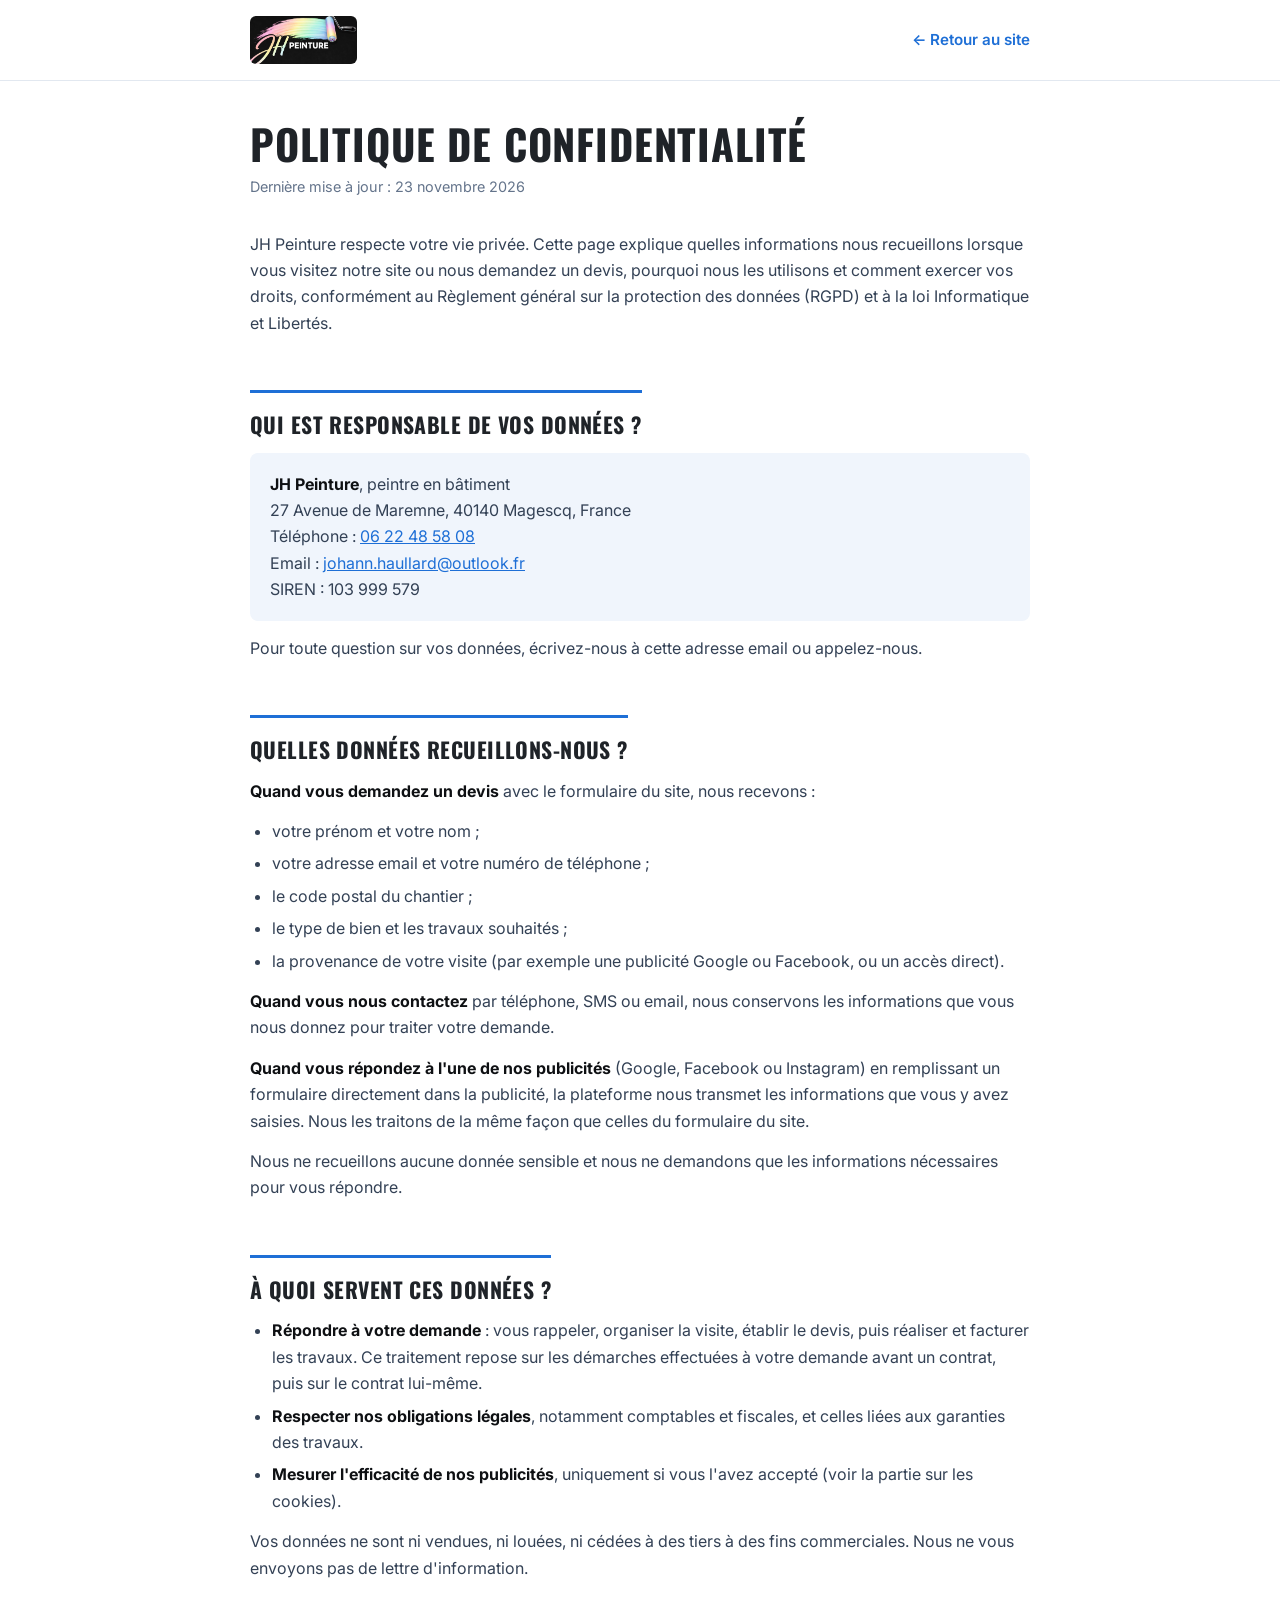
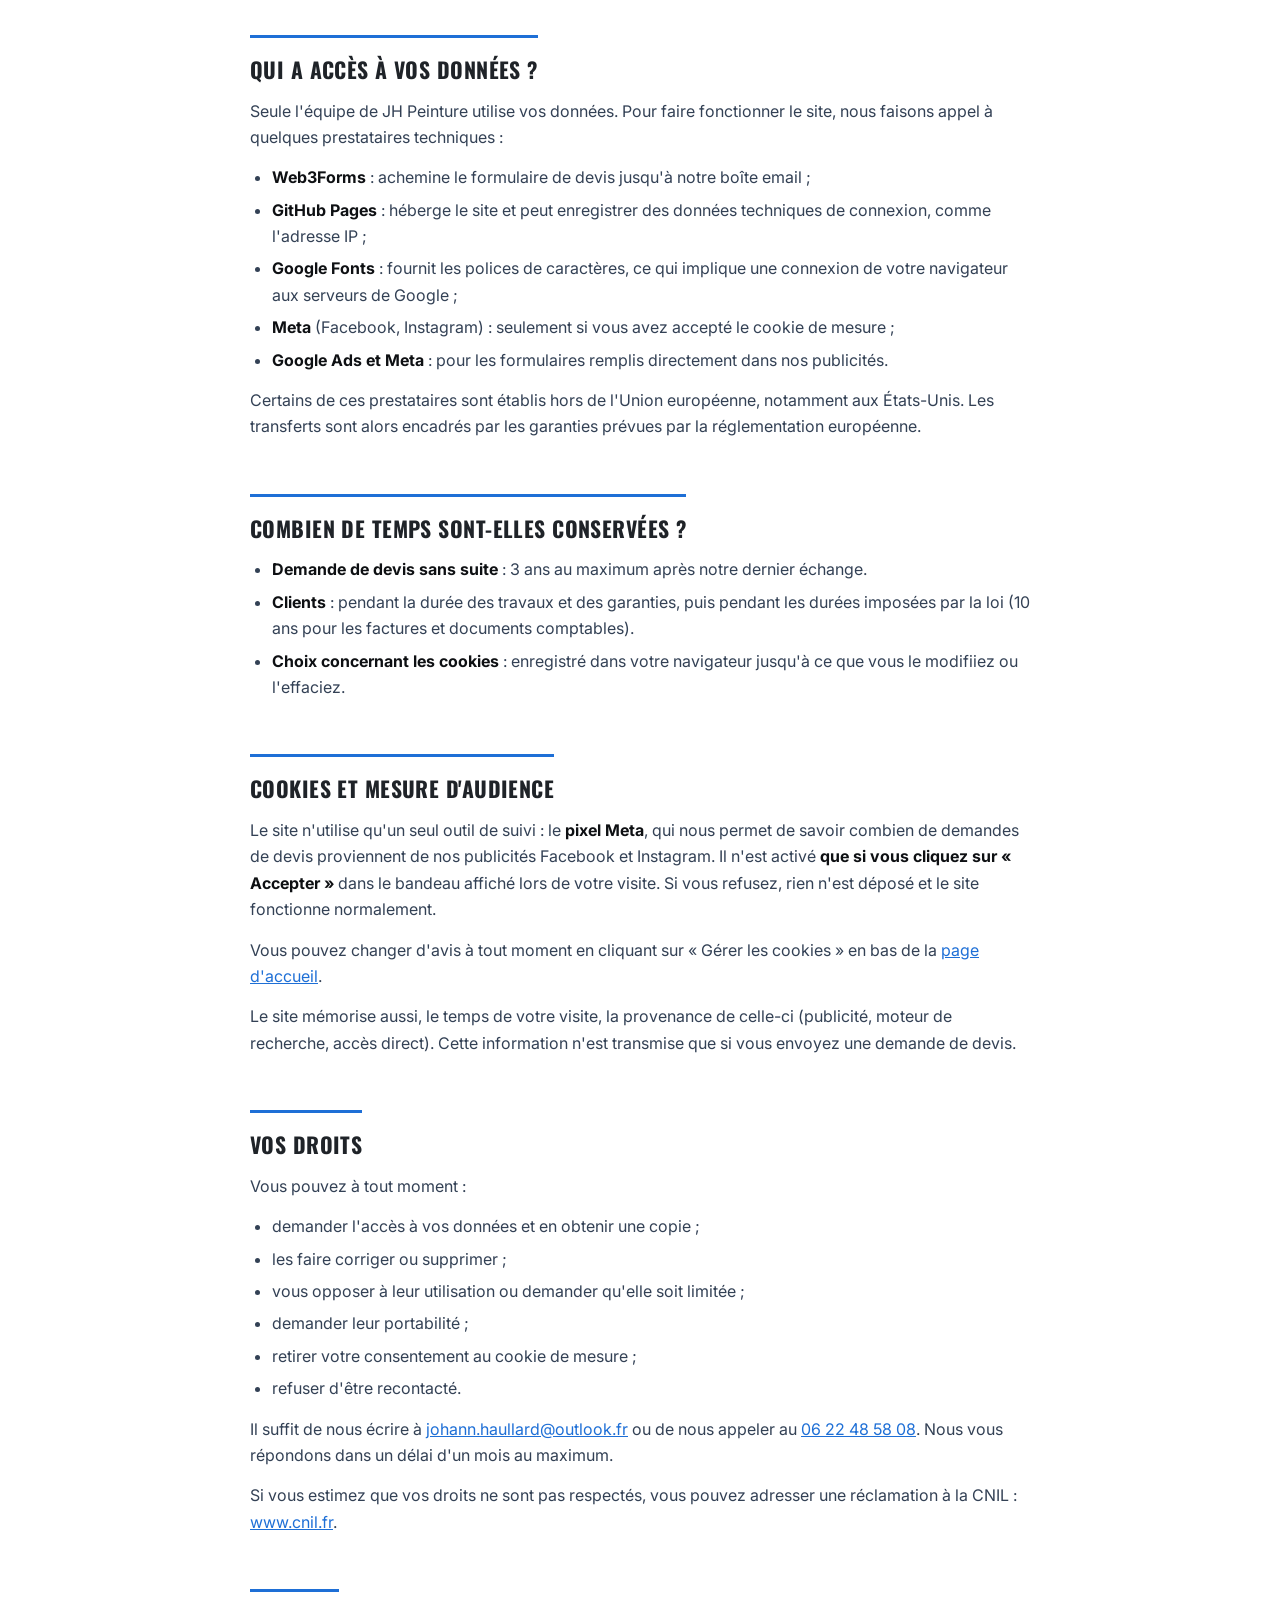
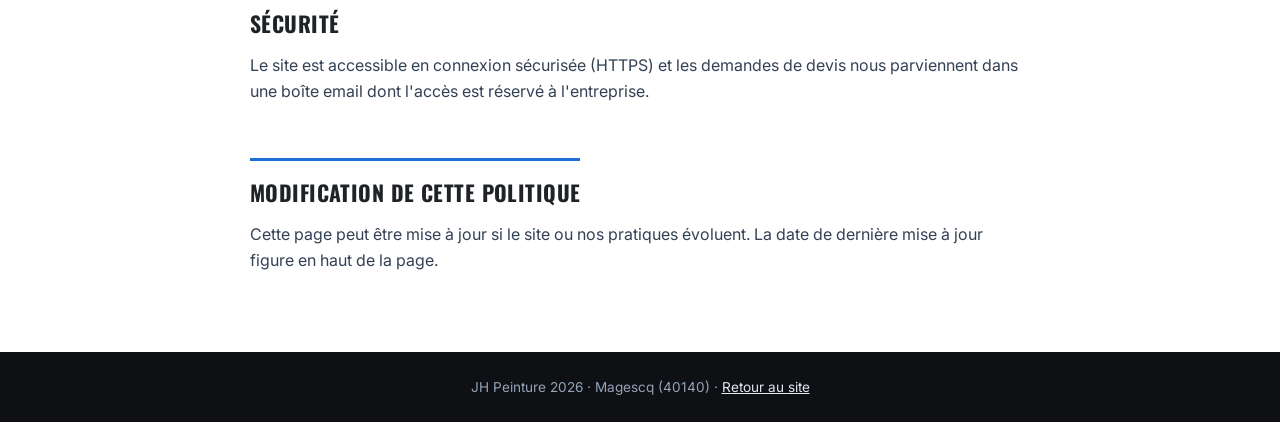
<file: site-web/confidentialite.html>
<!DOCTYPE html>
<html lang="fr">
<head>
<meta charset="utf-8"/>
<meta content="width=device-width, initial-scale=1.0" name="viewport"/>
<title>Politique de confidentialité - JH Peinture</title>
<meta name="description" content="Politique de confidentialité de JH Peinture, Peintre en bâtiment à Magescq : données collectées, utilisation, durée de conservation et droits des personnes."/>
<link href="css/theme.css" rel="stylesheet"/>
<link href="images/favicon.png" rel="icon" type="image/png"/>
<link href="https://fonts.googleapis.com" rel="preconnect"/>
<link crossorigin="" href="https://fonts.gstatic.com" rel="preconnect"/>
<link href="https://fonts.googleapis.com/css2?family=Inter:wght@400;500;600;700&family=Oswald:wght@500;600;700&display=swap" rel="stylesheet"/>
<style>
  *, *::before, *::after { box-sizing: border-box; }
  body { margin: 0; font-family: var(--font-body); color: #334155; background: #fff; line-height: 1.65; -webkit-font-smoothing: antialiased; }
  a { color: rgb(var(--brand-primary)); }
  a:hover { color: rgb(var(--brand-primary-hover)); }
  .condensed { font-family: var(--font-title); text-transform: uppercase; letter-spacing: 0.02em; }
  header { border-bottom: 1px solid #E2E8F0; }
  .bar { max-width: 820px; margin: 0 auto; padding: 16px 20px; display: flex; align-items: center; justify-content: space-between; gap: 16px; flex-wrap: wrap; }
  .logo { text-decoration: none; display: flex; }
  .back { font-weight: 600; font-size: .95rem; text-decoration: none; }
  .back:hover { text-decoration: underline; }
  main { max-width: 820px; margin: 0 auto; padding: 40px 20px 64px; }
  h1 { font-size: clamp(1.9rem, 5vw, 2.6rem); line-height: 1.1; color: rgb(var(--brand-dark)); margin: 0 0 8px; }
  .updated { color: #64748B; font-size: .9rem; margin: 0 0 32px; }
  h2 { font-size: 1.35rem; color: rgb(var(--brand-dark)); margin: 40px 0 10px; padding-top: 14px; border-top: 3px solid rgb(var(--brand-primary)); display: inline-block; }
  p { margin: 0 0 14px; }
  ul { margin: 0 0 14px; padding-left: 22px; }
  li { margin-bottom: 6px; }
  strong { color: rgb(var(--brand-darker)); }
  .card { background: rgb(var(--brand-light)); border-radius: 8px; padding: 18px 20px; margin: 0 0 14px; }
  .card p:last-child { margin-bottom: 0; }
  footer { background: rgb(var(--brand-darker)); color: #94A3B8; text-align: center; font-size: .85rem; padding: 24px 20px; }
  footer a { color: #E2E8F0; }
</style>
</head>
<body>

<header>
  <div class="bar">
    <a class="logo" href="./" aria-label="JH Peinture, retour à l'accueil">
      <img alt="JH Peinture" src="images/logo.png" height="168" width="373" style="height:48px;width:auto;border-radius:6px"/>
    </a>
    <a class="back" href="./">← Retour au site</a>
  </div>
</header>

<main>
  <h1 class="condensed">Politique de confidentialité</h1>
  <p class="updated">Dernière mise à jour : 23 novembre 2026</p>

  <p>JH Peinture respecte votre vie privée. Cette page explique quelles informations nous recueillons lorsque vous visitez notre site ou nous demandez un devis, pourquoi nous les utilisons et comment exercer vos droits, conformément au Règlement général sur la protection des données (RGPD) et à la loi Informatique et Libertés.</p>

  <h2 class="condensed">Qui est responsable de vos données ?</h2>
  <div class="card">
    <p><strong>JH Peinture</strong>, peintre en bâtiment<br/>
    27 Avenue de Maremne, 40140 Magescq, France<br/>
    Téléphone : <a href="tel:0622485808">06 22 48 58 08</a><br/>
    Email : <a href="mailto:johann.haullard@outlook.fr">johann.haullard@outlook.fr</a><br/>
    SIREN : 103 999 579</p>
  </div>
  <p>Pour toute question sur vos données, écrivez-nous à cette adresse email ou appelez-nous.</p>

  <h2 class="condensed">Quelles données recueillons-nous ?</h2>
  <p><strong>Quand vous demandez un devis</strong> avec le formulaire du site, nous recevons :</p>
  <ul>
    <li>votre prénom et votre nom ;</li>
    <li>votre adresse email et votre numéro de téléphone ;</li>
    <li>le code postal du chantier ;</li>
    <li>le type de bien et les travaux souhaités ;</li>
    <li>la provenance de votre visite (par exemple une publicité Google ou Facebook, ou un accès direct).</li>
  </ul>
  <p><strong>Quand vous nous contactez</strong> par téléphone, SMS ou email, nous conservons les informations que vous nous donnez pour traiter votre demande.</p>
  <p><strong>Quand vous répondez à l'une de nos publicités</strong> (Google, Facebook ou Instagram) en remplissant un formulaire directement dans la publicité, la plateforme nous transmet les informations que vous y avez saisies. Nous les traitons de la même façon que celles du formulaire du site.</p>
  <p>Nous ne recueillons aucune donnée sensible et nous ne demandons que les informations nécessaires pour vous répondre.</p>

  <h2 class="condensed">À quoi servent ces données ?</h2>
  <ul>
    <li><strong>Répondre à votre demande</strong> : vous rappeler, organiser la visite, établir le devis, puis réaliser et facturer les travaux. Ce traitement repose sur les démarches effectuées à votre demande avant un contrat, puis sur le contrat lui-même.</li>
    <li><strong>Respecter nos obligations légales</strong>, notamment comptables et fiscales, et celles liées aux garanties des travaux.</li>
    <li><strong>Mesurer l'efficacité de nos publicités</strong>, uniquement si vous l'avez accepté (voir la partie sur les cookies).</li>
  </ul>
  <p>Vos données ne sont ni vendues, ni louées, ni cédées à des tiers à des fins commerciales. Nous ne vous envoyons pas de lettre d'information.</p>

  <h2 class="condensed">Qui a accès à vos données ?</h2>
  <p>Seule l'équipe de JH Peinture utilise vos données. Pour faire fonctionner le site, nous faisons appel à quelques prestataires techniques :</p>
  <ul>
    <li><strong>Web3Forms</strong> : achemine le formulaire de devis jusqu'à notre boîte email ;</li>
    <li><strong>GitHub Pages</strong> : héberge le site et peut enregistrer des données techniques de connexion, comme l'adresse IP ;</li>
    <li><strong>Google Fonts</strong> : fournit les polices de caractères, ce qui implique une connexion de votre navigateur aux serveurs de Google ;</li>
    <li><strong>Meta</strong> (Facebook, Instagram) : seulement si vous avez accepté le cookie de mesure ;</li>
    <li><strong>Google Ads et Meta</strong> : pour les formulaires remplis directement dans nos publicités.</li>
  </ul>
  <p>Certains de ces prestataires sont établis hors de l'Union européenne, notamment aux États-Unis. Les transferts sont alors encadrés par les garanties prévues par la réglementation européenne.</p>

  <h2 class="condensed">Combien de temps sont-elles conservées ?</h2>
  <ul>
    <li><strong>Demande de devis sans suite</strong> : 3 ans au maximum après notre dernier échange.</li>
    <li><strong>Clients</strong> : pendant la durée des travaux et des garanties, puis pendant les durées imposées par la loi (10 ans pour les factures et documents comptables).</li>
    <li><strong>Choix concernant les cookies</strong> : enregistré dans votre navigateur jusqu'à ce que vous le modifiiez ou l'effaciez.</li>
  </ul>

  <h2 class="condensed">Cookies et mesure d'audience</h2>
  <p>Le site n'utilise qu'un seul outil de suivi : le <strong>pixel Meta</strong>, qui nous permet de savoir combien de demandes de devis proviennent de nos publicités Facebook et Instagram. Il n'est activé <strong>que si vous cliquez sur « Accepter »</strong> dans le bandeau affiché lors de votre visite. Si vous refusez, rien n'est déposé et le site fonctionne normalement.</p>
  <p>Vous pouvez changer d'avis à tout moment en cliquant sur « Gérer les cookies » en bas de la <a href="./">page d'accueil</a>.</p>
  <p>Le site mémorise aussi, le temps de votre visite, la provenance de celle-ci (publicité, moteur de recherche, accès direct). Cette information n'est transmise que si vous envoyez une demande de devis.</p>

  <h2 class="condensed">Vos droits</h2>
  <p>Vous pouvez à tout moment :</p>
  <ul>
    <li>demander l'accès à vos données et en obtenir une copie ;</li>
    <li>les faire corriger ou supprimer ;</li>
    <li>vous opposer à leur utilisation ou demander qu'elle soit limitée ;</li>
    <li>demander leur portabilité ;</li>
    <li>retirer votre consentement au cookie de mesure ;</li>
    <li>refuser d'être recontacté.</li>
  </ul>
  <p>Il suffit de nous écrire à <a href="mailto:johann.haullard@outlook.fr">johann.haullard@outlook.fr</a> ou de nous appeler au <a href="tel:0622485808">06 22 48 58 08</a>. Nous vous répondons dans un délai d'un mois au maximum.</p>
  <p>Si vous estimez que vos droits ne sont pas respectés, vous pouvez adresser une réclamation à la CNIL : <a href="https://www.cnil.fr" rel="noopener" target="_blank">www.cnil.fr</a>.</p>

  <h2 class="condensed">Sécurité</h2>
  <p>Le site est accessible en connexion sécurisée (HTTPS) et les demandes de devis nous parviennent dans une boîte email dont l'accès est réservé à l'entreprise.</p>

  <h2 class="condensed">Modification de cette politique</h2>
  <p>Cette page peut être mise à jour si le site ou nos pratiques évoluent. La date de dernière mise à jour figure en haut de la page.</p>
</main>

<footer>
  <p style="margin:0">JH Peinture 2026 · Magescq (40140) · <a href="./">Retour au site</a></p>
</footer>

</body>
</html>
</file>
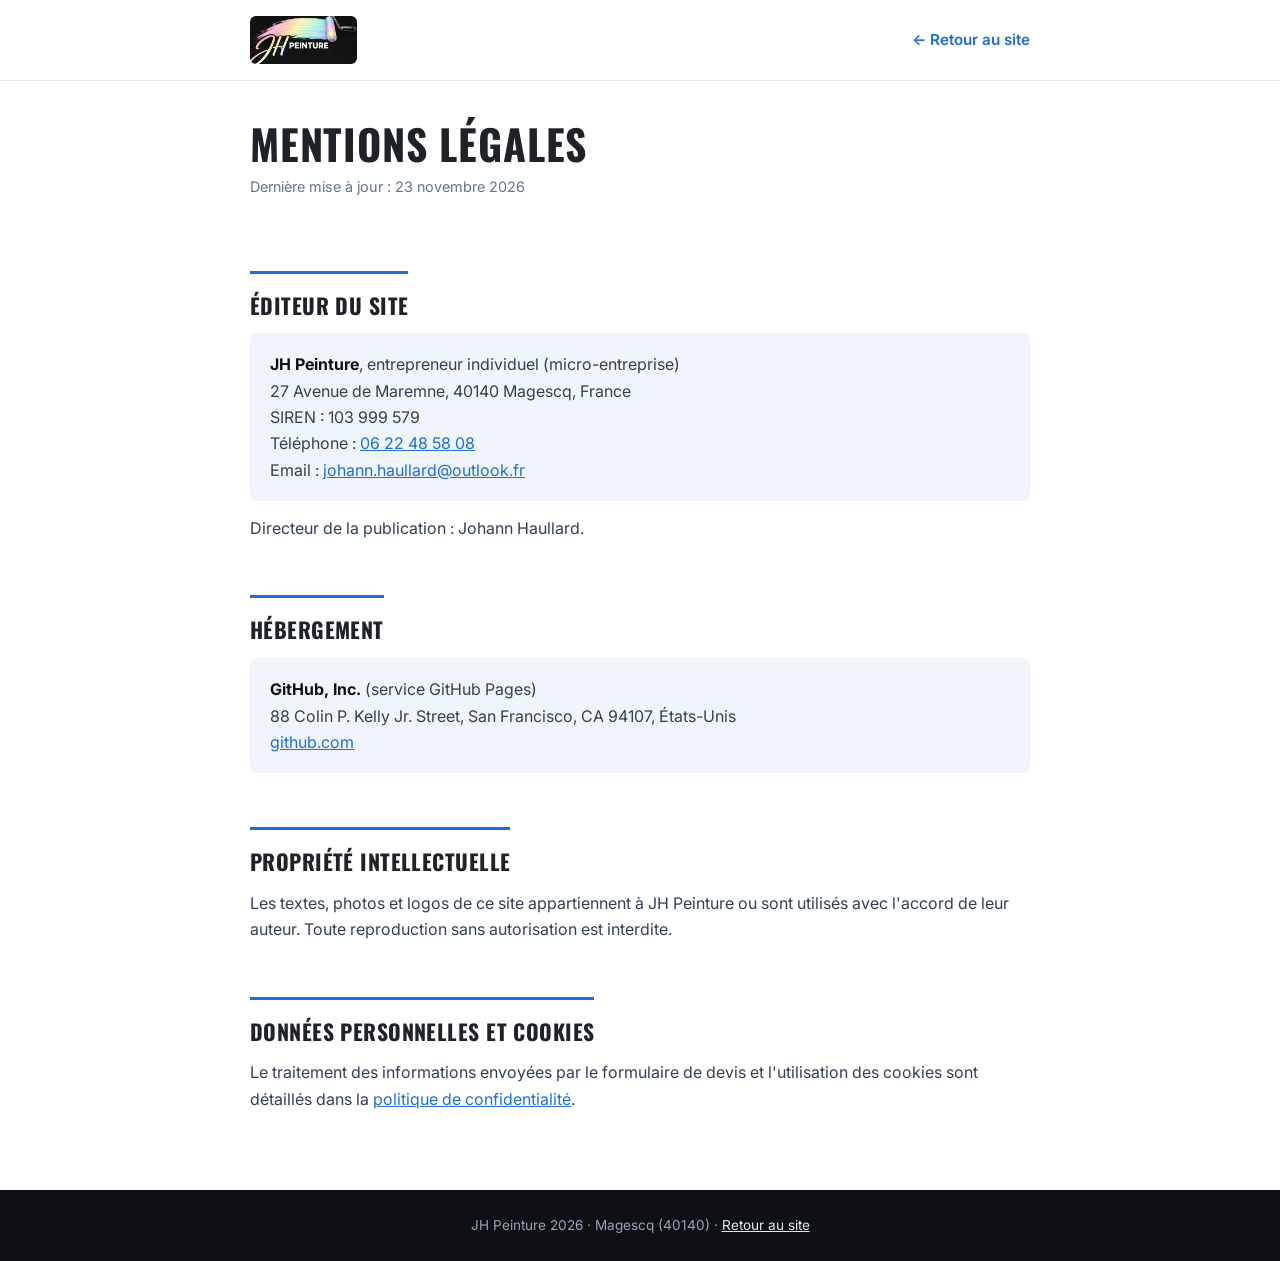
<file: site-web/mentions-legales.html>
<!DOCTYPE html>
<html lang="fr">
<head>
<meta charset="utf-8"/>
<meta content="width=device-width, initial-scale=1.0" name="viewport"/>
<title>Mentions légales - JH Peinture</title>
<meta name="description" content="Mentions légales du site de JH Peinture, peintre en bâtiment à Magescq."/>
<link href="css/theme.css" rel="stylesheet"/>
<link href="images/favicon.png" rel="icon" type="image/png"/>
<link href="https://fonts.googleapis.com" rel="preconnect"/>
<link crossorigin="" href="https://fonts.gstatic.com" rel="preconnect"/>
<link href="https://fonts.googleapis.com/css2?family=Inter:wght@400;500;600;700&family=Oswald:wght@500;600;700&display=swap" rel="stylesheet"/>
<style>
  *, *::before, *::after { box-sizing: border-box; }
  body { margin: 0; font-family: var(--font-body); color: #334155; background: #fff; line-height: 1.65; -webkit-font-smoothing: antialiased; }
  a { color: rgb(var(--brand-primary)); }
  a:hover { color: rgb(var(--brand-primary-hover)); }
  .condensed { font-family: var(--font-title); text-transform: uppercase; letter-spacing: 0.02em; }
  header { border-bottom: 1px solid #E2E8F0; }
  .bar { max-width: 820px; margin: 0 auto; padding: 16px 20px; display: flex; align-items: center; justify-content: space-between; gap: 16px; flex-wrap: wrap; }
  .logo { text-decoration: none; display: flex; }
  .back { font-weight: 600; font-size: .95rem; text-decoration: none; }
  .back:hover { text-decoration: underline; }
  main { max-width: 820px; margin: 0 auto; padding: 40px 20px 64px; }
  h1 { font-size: clamp(1.9rem, 5vw, 2.6rem); line-height: 1.1; color: rgb(var(--brand-dark)); margin: 0 0 8px; }
  .updated { color: #64748B; font-size: .9rem; margin: 0 0 32px; }
  h2 { font-size: 1.35rem; color: rgb(var(--brand-dark)); margin: 40px 0 10px; padding-top: 14px; border-top: 3px solid rgb(var(--brand-primary)); display: inline-block; }
  p { margin: 0 0 14px; }
  ul { margin: 0 0 14px; padding-left: 22px; }
  li { margin-bottom: 6px; }
  strong { color: rgb(var(--brand-darker)); }
  .card { background: rgb(var(--brand-light)); border-radius: 8px; padding: 18px 20px; margin: 0 0 14px; }
  .card p:last-child { margin-bottom: 0; }
  footer { background: rgb(var(--brand-darker)); color: #94A3B8; text-align: center; font-size: .85rem; padding: 24px 20px; }
  footer a { color: #E2E8F0; }
</style>
</head>
<body>

<header>
  <div class="bar">
    <a class="logo" href="./" aria-label="JH Peinture, retour à l'accueil">
      <img alt="JH Peinture" src="images/logo.png" height="168" width="373" style="height:48px;width:auto;border-radius:6px"/>
    </a>
    <a class="back" href="./">← Retour au site</a>
  </div>
</header>

<main>
  <h1 class="condensed">Mentions légales</h1>
  <p class="updated">Dernière mise à jour : 23 novembre 2026</p>

  <h2 class="condensed">Éditeur du site</h2>
  <div class="card">
    <p><strong>JH Peinture</strong>, entrepreneur individuel (micro-entreprise)<br/>
    27 Avenue de Maremne, 40140 Magescq, France<br/>
    SIREN : 103 999 579<br/>
    Téléphone : <a href="tel:0622485808">06 22 48 58 08</a><br/>
    Email : <a href="mailto:johann.haullard@outlook.fr">johann.haullard@outlook.fr</a></p>
  </div>
  <p>Directeur de la publication : Johann Haullard.</p>

  <h2 class="condensed">Hébergement</h2>
  <div class="card">
    <p><strong>GitHub, Inc.</strong> (service GitHub Pages)<br/>
    88 Colin P. Kelly Jr. Street, San Francisco, CA 94107, États-Unis<br/>
    <a href="https://github.com" rel="noopener" target="_blank">github.com</a></p>
  </div>

  <h2 class="condensed">Propriété intellectuelle</h2>
  <p>Les textes, photos et logos de ce site appartiennent à JH Peinture ou sont utilisés avec l'accord de leur auteur. Toute reproduction sans autorisation est interdite.</p>

  <h2 class="condensed">Données personnelles et cookies</h2>
  <p>Le traitement des informations envoyées par le formulaire de devis et l'utilisation des cookies sont détaillés dans la <a href="confidentialite.html">politique de confidentialité</a>.</p>
</main>

<footer>
  <p style="margin:0">JH Peinture 2026 · Magescq (40140) · <a href="./">Retour au site</a></p>
</footer>

</body>
</html>
</file>
<file: site-web/css/theme.css>
/* =====================================================================
   THÈME DE L'ENTREPRISE : le seul fichier à modifier pour les couleurs
   et les polices. Couleurs au format "R G B" (sans virgules).
   Convertisseur : #1E6FD6 -> 30 111 214
   ===================================================================== */
:root {
  /* Couleur d'accent : boutons, liens, étoiles de section, curseurs */
  --brand-primary: 30 111 214;       /* #1E6FD6 bleu */
  --brand-primary-hover: 24 87 174;  /* #1857AE (accent un peu plus foncé) */

  /* Couleur principale foncée : titres, bloc Réalisations */
  --brand-dark: 31 35 40;            /* #1F2328 noir anthracite du camion */
  /* Version encore plus foncée : pied de page, en-tête du formulaire */
  --brand-darker: 14 16 19;          /* #0E1013 */

  /* Fonds clairs : sections alternées, cartes */
  --brand-light: 240 245 252;        /* #F0F5FC */
  --brand-soft: 219 231 248;         /* #DBE7F8 (survol des choix du formulaire) */

  /* Polices (à charger aussi dans la balise Google Fonts des pages HTML) */
  --font-title: 'Oswald', sans-serif;
  --font-body: 'Inter', sans-serif;
}
</file>
<file: site-web/css/style.css>
*,:after,:before{--tw-border-spacing-x:0;--tw-border-spacing-y:0;--tw-translate-x:0;--tw-translate-y:0;--tw-rotate:0;--tw-skew-x:0;--tw-skew-y:0;--tw-scale-x:1;--tw-scale-y:1;--tw-pan-x: ;--tw-pan-y: ;--tw-pinch-zoom: ;--tw-scroll-snap-strictness:proximity;--tw-gradient-from-position: ;--tw-gradient-via-position: ;--tw-gradient-to-position: ;--tw-ordinal: ;--tw-slashed-zero: ;--tw-numeric-figure: ;--tw-numeric-spacing: ;--tw-numeric-fraction: ;--tw-ring-inset: ;--tw-ring-offset-width:0px;--tw-ring-offset-color:#fff;--tw-ring-color:rgba(59,130,246,.5);--tw-ring-offset-shadow:0 0 #0000;--tw-ring-shadow:0 0 #0000;--tw-shadow:0 0 #0000;--tw-shadow-colored:0 0 #0000;--tw-blur: ;--tw-brightness: ;--tw-contrast: ;--tw-grayscale: ;--tw-hue-rotate: ;--tw-invert: ;--tw-saturate: ;--tw-sepia: ;--tw-drop-shadow: ;--tw-backdrop-blur: ;--tw-backdrop-brightness: ;--tw-backdrop-contrast: ;--tw-backdrop-grayscale: ;--tw-backdrop-hue-rotate: ;--tw-backdrop-invert: ;--tw-backdrop-opacity: ;--tw-backdrop-saturate: ;--tw-backdrop-sepia: ;--tw-contain-size: ;--tw-contain-layout: ;--tw-contain-paint: ;--tw-contain-style: }::backdrop{--tw-border-spacing-x:0;--tw-border-spacing-y:0;--tw-translate-x:0;--tw-translate-y:0;--tw-rotate:0;--tw-skew-x:0;--tw-skew-y:0;--tw-scale-x:1;--tw-scale-y:1;--tw-pan-x: ;--tw-pan-y: ;--tw-pinch-zoom: ;--tw-scroll-snap-strictness:proximity;--tw-gradient-from-position: ;--tw-gradient-via-position: ;--tw-gradient-to-position: ;--tw-ordinal: ;--tw-slashed-zero: ;--tw-numeric-figure: ;--tw-numeric-spacing: ;--tw-numeric-fraction: ;--tw-ring-inset: ;--tw-ring-offset-width:0px;--tw-ring-offset-color:#fff;--tw-ring-color:rgba(59,130,246,.5);--tw-ring-offset-shadow:0 0 #0000;--tw-ring-shadow:0 0 #0000;--tw-shadow:0 0 #0000;--tw-shadow-colored:0 0 #0000;--tw-blur: ;--tw-brightness: ;--tw-contrast: ;--tw-grayscale: ;--tw-hue-rotate: ;--tw-invert: ;--tw-saturate: ;--tw-sepia: ;--tw-drop-shadow: ;--tw-backdrop-blur: ;--tw-backdrop-brightness: ;--tw-backdrop-contrast: ;--tw-backdrop-grayscale: ;--tw-backdrop-hue-rotate: ;--tw-backdrop-invert: ;--tw-backdrop-opacity: ;--tw-backdrop-saturate: ;--tw-backdrop-sepia: ;--tw-contain-size: ;--tw-contain-layout: ;--tw-contain-paint: ;--tw-contain-style: }/*! tailwindcss v3.4.17 | MIT License | https://tailwindcss.com*/*,:after,:before{box-sizing:border-box;border:0 solid #e5e7eb}:after,:before{--tw-content:""}:host,html{line-height:1.5;-webkit-text-size-adjust:100%;-moz-tab-size:4;-o-tab-size:4;tab-size:4;font-family:ui-sans-serif,system-ui,sans-serif,Apple Color Emoji,Segoe UI Emoji,Segoe UI Symbol,Noto Color Emoji;font-feature-settings:normal;font-variation-settings:normal;-webkit-tap-highlight-color:transparent}body{margin:0;line-height:inherit}hr{height:0;color:inherit;border-top-width:1px}abbr:where([title]){-webkit-text-decoration:underline dotted;text-decoration:underline dotted}h1,h2,h3,h4,h5,h6{font-size:inherit;font-weight:inherit}a{color:inherit;text-decoration:inherit}b,strong{font-weight:bolder}code,kbd,pre,samp{font-family:ui-monospace,SFMono-Regular,Menlo,Monaco,Consolas,Liberation Mono,Courier New,monospace;font-feature-settings:normal;font-variation-settings:normal;font-size:1em}small{font-size:80%}sub,sup{font-size:75%;line-height:0;position:relative;vertical-align:baseline}sub{bottom:-.25em}sup{top:-.5em}table{text-indent:0;border-color:inherit;border-collapse:collapse}button,input,optgroup,select,textarea{font-family:inherit;font-feature-settings:inherit;font-variation-settings:inherit;font-size:100%;font-weight:inherit;line-height:inherit;letter-spacing:inherit;color:inherit;margin:0;padding:0}button,select{text-transform:none}button,input:where([type=button]),input:where([type=reset]),input:where([type=submit]){-webkit-appearance:button;background-color:transparent;background-image:none}:-moz-focusring{outline:auto}:-moz-ui-invalid{box-shadow:none}progress{vertical-align:baseline}::-webkit-inner-spin-button,::-webkit-outer-spin-button{height:auto}[type=search]{-webkit-appearance:textfield;outline-offset:-2px}::-webkit-search-decoration{-webkit-appearance:none}::-webkit-file-upload-button{-webkit-appearance:button;font:inherit}summary{display:list-item}blockquote,dd,dl,figure,h1,h2,h3,h4,h5,h6,hr,p,pre{margin:0}fieldset{margin:0}fieldset,legend{padding:0}menu,ol,ul{list-style:none;margin:0;padding:0}dialog{padding:0}textarea{resize:vertical}input::-moz-placeholder,textarea::-moz-placeholder{opacity:1;color:#9ca3af}input::placeholder,textarea::placeholder{opacity:1;color:#9ca3af}[role=button],button{cursor:pointer}:disabled{cursor:default}audio,canvas,embed,iframe,img,object,svg,video{display:block;vertical-align:middle}img,video{max-width:100%;height:auto}[hidden]:where(:not([hidden=until-found])){display:none}[multiple],[type=date],[type=datetime-local],[type=email],[type=month],[type=number],[type=password],[type=search],[type=tel],[type=text],[type=time],[type=url],[type=week],input:where(:not([type])),select,textarea{-webkit-appearance:none;-moz-appearance:none;appearance:none;background-color:#fff;border-color:#6b7280;border-width:1px;border-radius:0;padding:.5rem .75rem;font-size:1rem;line-height:1.5rem;--tw-shadow:0 0 #0000}[multiple]:focus,[type=date]:focus,[type=datetime-local]:focus,[type=email]:focus,[type=month]:focus,[type=number]:focus,[type=password]:focus,[type=search]:focus,[type=tel]:focus,[type=text]:focus,[type=time]:focus,[type=url]:focus,[type=week]:focus,input:where(:not([type])):focus,select:focus,textarea:focus{outline:2px solid transparent;outline-offset:2px;--tw-ring-inset:var(--tw-empty,/*!*/ /*!*/);--tw-ring-offset-width:0px;--tw-ring-offset-color:#fff;--tw-ring-color:#2563eb;--tw-ring-offset-shadow:var(--tw-ring-inset) 0 0 0 var(--tw-ring-offset-width) var(--tw-ring-offset-color);--tw-ring-shadow:var(--tw-ring-inset) 0 0 0 calc(1px + var(--tw-ring-offset-width)) var(--tw-ring-color);box-shadow:var(--tw-ring-offset-shadow),var(--tw-ring-shadow),var(--tw-shadow);border-color:#2563eb}input::-moz-placeholder,textarea::-moz-placeholder{color:#6b7280;opacity:1}input::placeholder,textarea::placeholder{color:#6b7280;opacity:1}::-webkit-datetime-edit-fields-wrapper{padding:0}::-webkit-date-and-time-value{min-height:1.5em;text-align:inherit}::-webkit-datetime-edit{display:inline-flex}::-webkit-datetime-edit,::-webkit-datetime-edit-day-field,::-webkit-datetime-edit-hour-field,::-webkit-datetime-edit-meridiem-field,::-webkit-datetime-edit-millisecond-field,::-webkit-datetime-edit-minute-field,::-webkit-datetime-edit-month-field,::-webkit-datetime-edit-second-field,::-webkit-datetime-edit-year-field{padding-top:0;padding-bottom:0}select{background-image:url("data:image/svg+xml;charset=utf-8,%3Csvg xmlns='http://www.w3.org/2000/svg' fill='none' viewBox='0 0 20 20'%3E%3Cpath stroke='%236b7280' stroke-linecap='round' stroke-linejoin='round' stroke-width='1.5' d='m6 8 4 4 4-4'/%3E%3C/svg%3E");background-position:right .5rem center;background-repeat:no-repeat;background-size:1.5em 1.5em;padding-right:2.5rem;-webkit-print-color-adjust:exact;print-color-adjust:exact}[multiple],[size]:where(select:not([size="1"])){background-image:none;background-position:0 0;background-repeat:unset;background-size:initial;padding-right:.75rem;-webkit-print-color-adjust:unset;print-color-adjust:unset}[type=checkbox],[type=radio]{-webkit-appearance:none;-moz-appearance:none;appearance:none;padding:0;-webkit-print-color-adjust:exact;print-color-adjust:exact;display:inline-block;vertical-align:middle;background-origin:border-box;-webkit-user-select:none;-moz-user-select:none;user-select:none;flex-shrink:0;height:1rem;width:1rem;color:#2563eb;background-color:#fff;border-color:#6b7280;border-width:1px;--tw-shadow:0 0 #0000}[type=checkbox]{border-radius:0}[type=radio]{border-radius:100%}[type=checkbox]:focus,[type=radio]:focus{outline:2px solid transparent;outline-offset:2px;--tw-ring-inset:var(--tw-empty,/*!*/ /*!*/);--tw-ring-offset-width:2px;--tw-ring-offset-color:#fff;--tw-ring-color:#2563eb;--tw-ring-offset-shadow:var(--tw-ring-inset) 0 0 0 var(--tw-ring-offset-width) var(--tw-ring-offset-color);--tw-ring-shadow:var(--tw-ring-inset) 0 0 0 calc(2px + var(--tw-ring-offset-width)) var(--tw-ring-color);box-shadow:var(--tw-ring-offset-shadow),var(--tw-ring-shadow),var(--tw-shadow)}[type=checkbox]:checked,[type=radio]:checked{border-color:transparent;background-color:currentColor;background-size:100% 100%;background-position:50%;background-repeat:no-repeat}[type=checkbox]:checked{background-image:url("data:image/svg+xml;charset=utf-8,%3Csvg xmlns='http://www.w3.org/2000/svg' fill='%23fff' viewBox='0 0 16 16'%3E%3Cpath d='M12.207 4.793a1 1 0 0 1 0 1.414l-5 5a1 1 0 0 1-1.414 0l-2-2a1 1 0 0 1 1.414-1.414L6.5 9.086l4.293-4.293a1 1 0 0 1 1.414 0'/%3E%3C/svg%3E")}@media (forced-colors:active) {[type=checkbox]:checked{-webkit-appearance:auto;-moz-appearance:auto;appearance:auto}}[type=radio]:checked{background-image:url("data:image/svg+xml;charset=utf-8,%3Csvg xmlns='http://www.w3.org/2000/svg' fill='%23fff' viewBox='0 0 16 16'%3E%3Ccircle cx='8' cy='8' r='3'/%3E%3C/svg%3E")}@media (forced-colors:active) {[type=radio]:checked{-webkit-appearance:auto;-moz-appearance:auto;appearance:auto}}[type=checkbox]:checked:focus,[type=checkbox]:checked:hover,[type=radio]:checked:focus,[type=radio]:checked:hover{border-color:transparent;background-color:currentColor}[type=checkbox]:indeterminate{background-image:url("data:image/svg+xml;charset=utf-8,%3Csvg xmlns='http://www.w3.org/2000/svg' fill='none' viewBox='0 0 16 16'%3E%3Cpath stroke='%23fff' stroke-linecap='round' stroke-linejoin='round' stroke-width='2' d='M4 8h8'/%3E%3C/svg%3E");border-color:transparent;background-color:currentColor;background-size:100% 100%;background-position:50%;background-repeat:no-repeat}@media (forced-colors:active) {[type=checkbox]:indeterminate{-webkit-appearance:auto;-moz-appearance:auto;appearance:auto}}[type=checkbox]:indeterminate:focus,[type=checkbox]:indeterminate:hover{border-color:transparent;background-color:currentColor}[type=file]{background:unset;border-color:inherit;border-width:0;border-radius:0;padding:0;font-size:unset;line-height:inherit}[type=file]:focus{outline:1px solid ButtonText;outline:1px auto -webkit-focus-ring-color}.sr-only{position:absolute;width:1px;height:1px;padding:0;margin:-1px;overflow:hidden;clip:rect(0,0,0,0);white-space:nowrap;border-width:0}.fixed{position:fixed}.absolute{position:absolute}.relative{position:relative}.sticky{position:sticky}.inset-0{inset:0}.inset-x-0{left:0;right:0}.bottom-0{bottom:0}.left-3{left:.75rem}.right-3{right:.75rem}.top-0{top:0}.top-3{top:.75rem}.z-20{z-index:20}.z-50{z-index:50}.z-\[100\]{z-index:100}.col-span-2{grid-column:span 2/span 2}.mx-auto{margin-left:auto;margin-right:auto}.-mr-1{margin-right:-.25rem}.-mr-2{margin-right:-.5rem}.-mt-5{margin-top:-1.25rem}.mb-1{margin-bottom:.25rem}.mb-10{margin-bottom:2.5rem}.mb-12{margin-bottom:3rem}.mb-14{margin-bottom:3.5rem}.mb-16{margin-bottom:4rem}.mb-2{margin-bottom:.5rem}.mb-3{margin-bottom:.75rem}.mb-4{margin-bottom:1rem}.mb-5{margin-bottom:1.25rem}.mb-6{margin-bottom:1.5rem}.mb-7{margin-bottom:1.75rem}.mb-8{margin-bottom:2rem}.mt-0\.5{margin-top:.125rem}.mt-2{margin-top:.5rem}.mt-5{margin-top:1.25rem}.block{display:block}.inline-block{display:inline-block}.flex{display:flex}.inline-flex{display:inline-flex}.grid{display:grid}.hidden{display:none}.aspect-\[4\/3\]{aspect-ratio:4/3}.h-11{height:2.75rem}.h-12{height:3rem}.h-16{height:4rem}.h-2\.5{height:.625rem}.h-20{height:5rem}.h-3\.5{height:.875rem}.h-4{height:1rem}.h-48{height:12rem}.h-5{height:1.25rem}.h-6{height:1.5rem}.h-7{height:1.75rem}.h-72{height:18rem}.h-8{height:2rem}.h-auto{height:auto}.h-full{height:100%}.min-h-\[340px\]{min-height:340px}.min-h-\[72px\]{min-height:72px}.w-11{width:2.75rem}.w-12{width:3rem}.w-16{width:4rem}.w-2\.5{width:.625rem}.w-3\.5{width:.875rem}.w-4{width:1rem}.w-5{width:1.25rem}.w-6{width:1.5rem}.w-7{width:1.75rem}.w-8{width:2rem}.w-full{width:100%}.max-w-2xl{max-width:42rem}.max-w-3xl{max-width:48rem}.max-w-4xl{max-width:56rem}.max-w-5xl{max-width:64rem}.max-w-6xl{max-width:72rem}.max-w-7xl{max-width:80rem}.max-w-\[680px\]{max-width:680px}.max-w-xl{max-width:36rem}.flex-1{flex:1 1 0%}.shrink-0{flex-shrink:0}.transform{transform:translate(var(--tw-translate-x),var(--tw-translate-y)) rotate(var(--tw-rotate)) skewX(var(--tw-skew-x)) skewY(var(--tw-skew-y)) scaleX(var(--tw-scale-x)) scaleY(var(--tw-scale-y))}.cursor-ew-resize{cursor:ew-resize}.cursor-not-allowed{cursor:not-allowed}.resize{resize:both}.grid-cols-1{grid-template-columns:repeat(1,minmax(0,1fr))}.grid-cols-2{grid-template-columns:repeat(2,minmax(0,1fr))}.flex-col{flex-direction:column}.flex-wrap{flex-wrap:wrap}.items-start{align-items:flex-start}.items-center{align-items:center}.items-stretch{align-items:stretch}.justify-center{justify-content:center}.justify-between{justify-content:space-between}.gap-10{gap:2.5rem}.gap-2{gap:.5rem}.gap-2\.5{gap:.625rem}.gap-3{gap:.75rem}.gap-4{gap:1rem}.gap-6{gap:1.5rem}.gap-7{gap:1.75rem}.gap-8{gap:2rem}.gap-px{gap:1px}.space-y-3\.5>:not([hidden])~:not([hidden]){--tw-space-y-reverse:0;margin-top:calc(.875rem*(1 - var(--tw-space-y-reverse)));margin-bottom:calc(.875rem*var(--tw-space-y-reverse))}.overflow-hidden{overflow:hidden}.overflow-y-auto{overflow-y:auto}.scroll-smooth{scroll-behavior:smooth}.whitespace-nowrap{white-space:nowrap}.rounded{border-radius:.25rem}.rounded-full{border-radius:9999px}.rounded-lg{border-radius:.5rem}.rounded-md{border-radius:.375rem}.rounded-r-lg{border-top-right-radius:.5rem;border-bottom-right-radius:.5rem}.border{border-width:1px}.border-2{border-width:2px}.border-b{border-bottom-width:1px}.border-l-\[6px\]{border-left-width:6px}.border-t{border-top-width:1px}.border-t-4{border-top-width:4px}.border-brand-primary{--tw-border-opacity:1;border-color:rgb(var(--brand-primary)/var(--tw-border-opacity,1))}.border-brand-dark{--tw-border-opacity:1;border-color:rgb(var(--brand-dark)/var(--tw-border-opacity,1))}.border-slate-100{--tw-border-opacity:1;border-color:rgb(241 245 249/var(--tw-border-opacity,1))}.border-slate-200{--tw-border-opacity:1;border-color:rgb(226 232 240/var(--tw-border-opacity,1))}.border-slate-300{--tw-border-opacity:1;border-color:rgb(203 213 225/var(--tw-border-opacity,1))}.border-white\/10{border-color:hsla(0,0%,100%,.1)}.bg-\[\#F2F2F2\]{--tw-bg-opacity:1;background-color:rgb(242 242 242/var(--tw-bg-opacity,1))}.bg-black\/85{background-color:rgba(0,0,0,.85)}.bg-brand-light{--tw-bg-opacity:1;background-color:rgb(var(--brand-light)/var(--tw-bg-opacity,1))}.bg-brand-primary{--tw-bg-opacity:1;background-color:rgb(var(--brand-primary)/var(--tw-bg-opacity,1))}.bg-brand-dark{--tw-bg-opacity:1;background-color:rgb(var(--brand-dark)/var(--tw-bg-opacity,1))}.bg-brand-darker{--tw-bg-opacity:1;background-color:rgb(var(--brand-darker)/var(--tw-bg-opacity,1))}.bg-slate-300{--tw-bg-opacity:1;background-color:rgb(203 213 225/var(--tw-bg-opacity,1))}.bg-slate-400{--tw-bg-opacity:1;background-color:rgb(148 163 184/var(--tw-bg-opacity,1))}.bg-slate-600{--tw-bg-opacity:1;background-color:rgb(71 85 105/var(--tw-bg-opacity,1))}.bg-slate-900\/60{background-color:rgba(15,23,42,.6)}.bg-white{--tw-bg-opacity:1;background-color:rgb(255 255 255/var(--tw-bg-opacity,1))}.bg-gradient-to-b{background-image:linear-gradient(to bottom,var(--tw-gradient-stops))}.bg-gradient-to-t{background-image:linear-gradient(to top,var(--tw-gradient-stops))}.from-black\/75{--tw-gradient-from:rgba(0,0,0,.75) var(--tw-gradient-from-position);--tw-gradient-to:transparent var(--tw-gradient-to-position);--tw-gradient-stops:var(--tw-gradient-from),var(--tw-gradient-to)}.from-black\/80{--tw-gradient-from:rgba(0,0,0,.8) var(--tw-gradient-from-position);--tw-gradient-to:transparent var(--tw-gradient-to-position);--tw-gradient-stops:var(--tw-gradient-from),var(--tw-gradient-to)}.from-brand-light{--tw-gradient-from:rgb(var(--brand-light)) var(--tw-gradient-from-position);--tw-gradient-to:rgb(var(--brand-light)/0) var(--tw-gradient-to-position);--tw-gradient-stops:var(--tw-gradient-from),var(--tw-gradient-to)}.to-transparent{--tw-gradient-to:transparent var(--tw-gradient-to-position)}.to-white{--tw-gradient-to:#fff var(--tw-gradient-to-position)}.object-cover{-o-object-fit:cover;object-fit:cover}.p-1{padding:.25rem}.p-2{padding:.5rem}.p-4{padding:1rem}.p-6{padding:1.5rem}.p-8{padding:2rem}.px-2{padding-left:.5rem;padding-right:.5rem}.px-4{padding-left:1rem;padding-right:1rem}.px-5{padding-left:1.25rem;padding-right:1.25rem}.px-6{padding-left:1.5rem;padding-right:1.5rem}.px-7{padding-left:1.75rem;padding-right:1.75rem}.px-8{padding-left:2rem;padding-right:2rem}.px-9{padding-left:2.25rem;padding-right:2.25rem}.py-0\.5{padding-top:.125rem;padding-bottom:.125rem}.py-14{padding-top:3.5rem;padding-bottom:3.5rem}.py-16{padding-top:4rem;padding-bottom:4rem}.py-2{padding-top:.5rem;padding-bottom:.5rem}.py-2\.5{padding-top:.625rem;padding-bottom:.625rem}.py-3{padding-top:.75rem;padding-bottom:.75rem}.py-3\.5{padding-top:.875rem;padding-bottom:.875rem}.py-4{padding-top:1rem;padding-bottom:1rem}.py-5{padding-top:1.25rem;padding-bottom:1.25rem}.py-7{padding-top:1.75rem;padding-bottom:1.75rem}.py-8{padding-top:2rem;padding-bottom:2rem}.pb-3{padding-bottom:.75rem}.pb-4{padding-bottom:1rem}.pb-8{padding-bottom:2rem}.pt-10{padding-top:2.5rem}.pt-16{padding-top:4rem}.pt-6{padding-top:1.5rem}.pt-8{padding-top:2rem}.text-left{text-align:left}.text-center{text-align:center}.text-2xl{font-size:1.5rem;line-height:2rem}.text-3xl{font-size:1.875rem;line-height:2.25rem}.text-4xl{font-size:2.25rem;line-height:2.5rem}.text-\[15px\]{font-size:15px}.text-base{font-size:1rem;line-height:1.5rem}.text-lg{font-size:1.125rem;line-height:1.75rem}.text-sm{font-size:.875rem;line-height:1.25rem}.text-xl{font-size:1.25rem;line-height:1.75rem}.text-xs{font-size:.75rem;line-height:1rem}.font-bold{font-weight:700}.font-medium{font-weight:500}.font-semibold{font-weight:600}.uppercase{text-transform:uppercase}.leading-\[1\.08\]{line-height:1.08}.leading-none{line-height:1}.leading-relaxed{line-height:1.625}.leading-tight{line-height:1.25}.tracking-\[0\.2em\]{letter-spacing:.2em}.tracking-\[0\.3em\]{letter-spacing:.3em}.tracking-tight{letter-spacing:-.025em}.tracking-wider{letter-spacing:.05em}.text-brand-primary{--tw-text-opacity:1;color:rgb(var(--brand-primary)/var(--tw-text-opacity,1))}.text-brand-dark{--tw-text-opacity:1;color:rgb(var(--brand-dark)/var(--tw-text-opacity,1))}.text-red-400{--tw-text-opacity:1;color:rgb(248 113 113/var(--tw-text-opacity,1))}.text-red-600{--tw-text-opacity:1;color:rgb(220 38 38/var(--tw-text-opacity,1))}.text-slate-200{--tw-text-opacity:1;color:rgb(226 232 240/var(--tw-text-opacity,1))}.text-slate-300{--tw-text-opacity:1;color:rgb(203 213 225/var(--tw-text-opacity,1))}.text-slate-400{--tw-text-opacity:1;color:rgb(148 163 184/var(--tw-text-opacity,1))}.text-slate-500{--tw-text-opacity:1;color:rgb(100 116 139/var(--tw-text-opacity,1))}.text-slate-600{--tw-text-opacity:1;color:rgb(71 85 105/var(--tw-text-opacity,1))}.text-slate-700{--tw-text-opacity:1;color:rgb(51 65 85/var(--tw-text-opacity,1))}.text-slate-800{--tw-text-opacity:1;color:rgb(30 41 59/var(--tw-text-opacity,1))}.text-slate-900{--tw-text-opacity:1;color:rgb(15 23 42/var(--tw-text-opacity,1))}.text-white{--tw-text-opacity:1;color:rgb(255 255 255/var(--tw-text-opacity,1))}.text-white\/85{color:hsla(0,0%,100%,.85)}.text-white\/90{color:hsla(0,0%,100%,.9)}.underline{text-decoration-line:underline}.antialiased{-webkit-font-smoothing:antialiased;-moz-osx-font-smoothing:grayscale}.shadow{--tw-shadow:0 1px 3px 0 rgba(0,0,0,.1),0 1px 2px -1px rgba(0,0,0,.1);--tw-shadow-colored:0 1px 3px 0 var(--tw-shadow-color),0 1px 2px -1px var(--tw-shadow-color)}.shadow,.shadow-2xl{box-shadow:var(--tw-ring-offset-shadow,0 0 #0000),var(--tw-ring-shadow,0 0 #0000),var(--tw-shadow)}.shadow-2xl{--tw-shadow:0 25px 50px -12px rgba(0,0,0,.25);--tw-shadow-colored:0 25px 50px -12px var(--tw-shadow-color)}.shadow-lg{--tw-shadow:0 10px 15px -3px rgba(0,0,0,.1),0 4px 6px -4px rgba(0,0,0,.1);--tw-shadow-colored:0 10px 15px -3px var(--tw-shadow-color),0 4px 6px -4px var(--tw-shadow-color)}.shadow-lg,.shadow-md{box-shadow:var(--tw-ring-offset-shadow,0 0 #0000),var(--tw-ring-shadow,0 0 #0000),var(--tw-shadow)}.shadow-md{--tw-shadow:0 4px 6px -1px rgba(0,0,0,.1),0 2px 4px -2px rgba(0,0,0,.1);--tw-shadow-colored:0 4px 6px -1px var(--tw-shadow-color),0 2px 4px -2px var(--tw-shadow-color)}.shadow-sm{--tw-shadow:0 1px 2px 0 rgba(0,0,0,.05);--tw-shadow-colored:0 1px 2px 0 var(--tw-shadow-color)}.shadow-sm,.shadow-xl{box-shadow:var(--tw-ring-offset-shadow,0 0 #0000),var(--tw-ring-shadow,0 0 #0000),var(--tw-shadow)}.shadow-xl{--tw-shadow:0 20px 25px -5px rgba(0,0,0,.1),0 8px 10px -6px rgba(0,0,0,.1);--tw-shadow-colored:0 20px 25px -5px var(--tw-shadow-color),0 8px 10px -6px var(--tw-shadow-color)}.outline{outline-style:solid}.drop-shadow-xl{--tw-drop-shadow:drop-shadow(0 20px 13px rgba(0,0,0,.03)) drop-shadow(0 8px 5px rgba(0,0,0,.08));filter:var(--tw-blur) var(--tw-brightness) var(--tw-contrast) var(--tw-grayscale) var(--tw-hue-rotate) var(--tw-invert) var(--tw-saturate) var(--tw-sepia) var(--tw-drop-shadow)}.transition{transition-property:color,background-color,border-color,text-decoration-color,fill,stroke,opacity,box-shadow,transform,filter,-webkit-backdrop-filter;transition-property:color,background-color,border-color,text-decoration-color,fill,stroke,opacity,box-shadow,transform,filter,backdrop-filter;transition-property:color,background-color,border-color,text-decoration-color,fill,stroke,opacity,box-shadow,transform,filter,backdrop-filter,-webkit-backdrop-filter;transition-timing-function:cubic-bezier(.4,0,.2,1);transition-duration:.15s}.transition-colors{transition-property:color,background-color,border-color,text-decoration-color,fill,stroke;transition-timing-function:cubic-bezier(.4,0,.2,1);transition-duration:.15s}.transition-transform{transition-property:transform;transition-timing-function:cubic-bezier(.4,0,.2,1);transition-duration:.15s}.duration-500{transition-duration:.5s}.selection\:bg-red-600 ::-moz-selection{--tw-bg-opacity:1;background-color:rgb(220 38 38/var(--tw-bg-opacity,1))}.selection\:bg-red-600 ::selection{--tw-bg-opacity:1;background-color:rgb(220 38 38/var(--tw-bg-opacity,1))}.selection\:text-white ::-moz-selection{--tw-text-opacity:1;color:rgb(255 255 255/var(--tw-text-opacity,1))}.selection\:text-white ::selection{--tw-text-opacity:1;color:rgb(255 255 255/var(--tw-text-opacity,1))}.selection\:bg-red-600::-moz-selection{--tw-bg-opacity:1;background-color:rgb(220 38 38/var(--tw-bg-opacity,1))}.selection\:bg-red-600::selection{--tw-bg-opacity:1;background-color:rgb(220 38 38/var(--tw-bg-opacity,1))}.selection\:text-white::-moz-selection{--tw-text-opacity:1;color:rgb(255 255 255/var(--tw-text-opacity,1))}.selection\:text-white::selection{--tw-text-opacity:1;color:rgb(255 255 255/var(--tw-text-opacity,1))}.hover\:bg-black:hover{--tw-bg-opacity:1;background-color:rgb(0 0 0/var(--tw-bg-opacity,1))}.hover\:bg-brand-primary:hover{--tw-bg-opacity:1;background-color:rgb(var(--brand-primary)/var(--tw-bg-opacity,1))}.hover\:bg-brand-primaryHover:hover{--tw-bg-opacity:1;background-color:rgb(var(--brand-primary-hover)/var(--tw-bg-opacity,1))}.hover\:bg-brand-dark:hover{--tw-bg-opacity:1;background-color:rgb(var(--brand-dark)/var(--tw-bg-opacity,1))}.hover\:bg-slate-100:hover{--tw-bg-opacity:1;background-color:rgb(241 245 249/var(--tw-bg-opacity,1))}.hover\:bg-slate-50:hover{--tw-bg-opacity:1;background-color:rgb(248 250 252/var(--tw-bg-opacity,1))}.hover\:text-brand-primary:hover{--tw-text-opacity:1;color:rgb(var(--brand-primary)/var(--tw-text-opacity,1))}.hover\:text-red-200:hover{--tw-text-opacity:1;color:rgb(254 202 202/var(--tw-text-opacity,1))}.hover\:text-white:hover{--tw-text-opacity:1;color:rgb(255 255 255/var(--tw-text-opacity,1))}.hover\:underline:hover{text-decoration-line:underline}.active\:scale-95:active{--tw-scale-x:.95;--tw-scale-y:.95}.active\:scale-95:active,.group:hover .group-hover\:scale-105{transform:translate(var(--tw-translate-x),var(--tw-translate-y)) rotate(var(--tw-rotate)) skewX(var(--tw-skew-x)) skewY(var(--tw-skew-y)) scaleX(var(--tw-scale-x)) scaleY(var(--tw-scale-y))}.group:hover .group-hover\:scale-105{--tw-scale-x:1.05;--tw-scale-y:1.05}@media (min-width:640px){.sm\:inline-flex{display:inline-flex}.sm\:h-80{height:20rem}.sm\:w-auto{width:auto}.sm\:grid-cols-2{grid-template-columns:repeat(2,minmax(0,1fr))}.sm\:items-center{align-items:center}.sm\:px-5{padding-left:1.25rem;padding-right:1.25rem}.sm\:px-6{padding-left:1.5rem;padding-right:1.5rem}.sm\:px-8{padding-left:2rem;padding-right:2rem}.sm\:text-3xl{font-size:1.875rem;line-height:2.25rem}.sm\:text-4xl{font-size:2.25rem;line-height:2.5rem}.sm\:text-5xl{font-size:3rem;line-height:1}.sm\:text-base{font-size:1rem;line-height:1.5rem}.sm\:text-lg{font-size:1.125rem;line-height:1.75rem}.sm\:text-sm{font-size:.875rem;line-height:1.25rem}}@media (min-width:768px){.md\:col-span-2{grid-column:span 2/span 2}.md\:col-span-3{grid-column:span 3/span 3}.md\:grid-cols-5{grid-template-columns:repeat(5,minmax(0,1fr))}.md\:py-20{padding-top:5rem;padding-bottom:5rem}.md\:py-24{padding-top:6rem;padding-bottom:6rem}.md\:text-5xl{font-size:3rem;line-height:1}}@media (min-width:1024px){.lg\:col-span-6{grid-column:span 6/span 6}.lg\:flex{display:flex}.lg\:hidden{display:none}.lg\:grid-cols-12{grid-template-columns:repeat(12,minmax(0,1fr))}.lg\:grid-cols-4{grid-template-columns:repeat(4,minmax(0,1fr))}.lg\:justify-end{justify-content:flex-end}.lg\:gap-8{gap:2rem}.lg\:px-8{padding-left:2rem;padding-right:2rem}.lg\:text-\[3\.5rem\]{font-size:3.5rem}}
</file>
